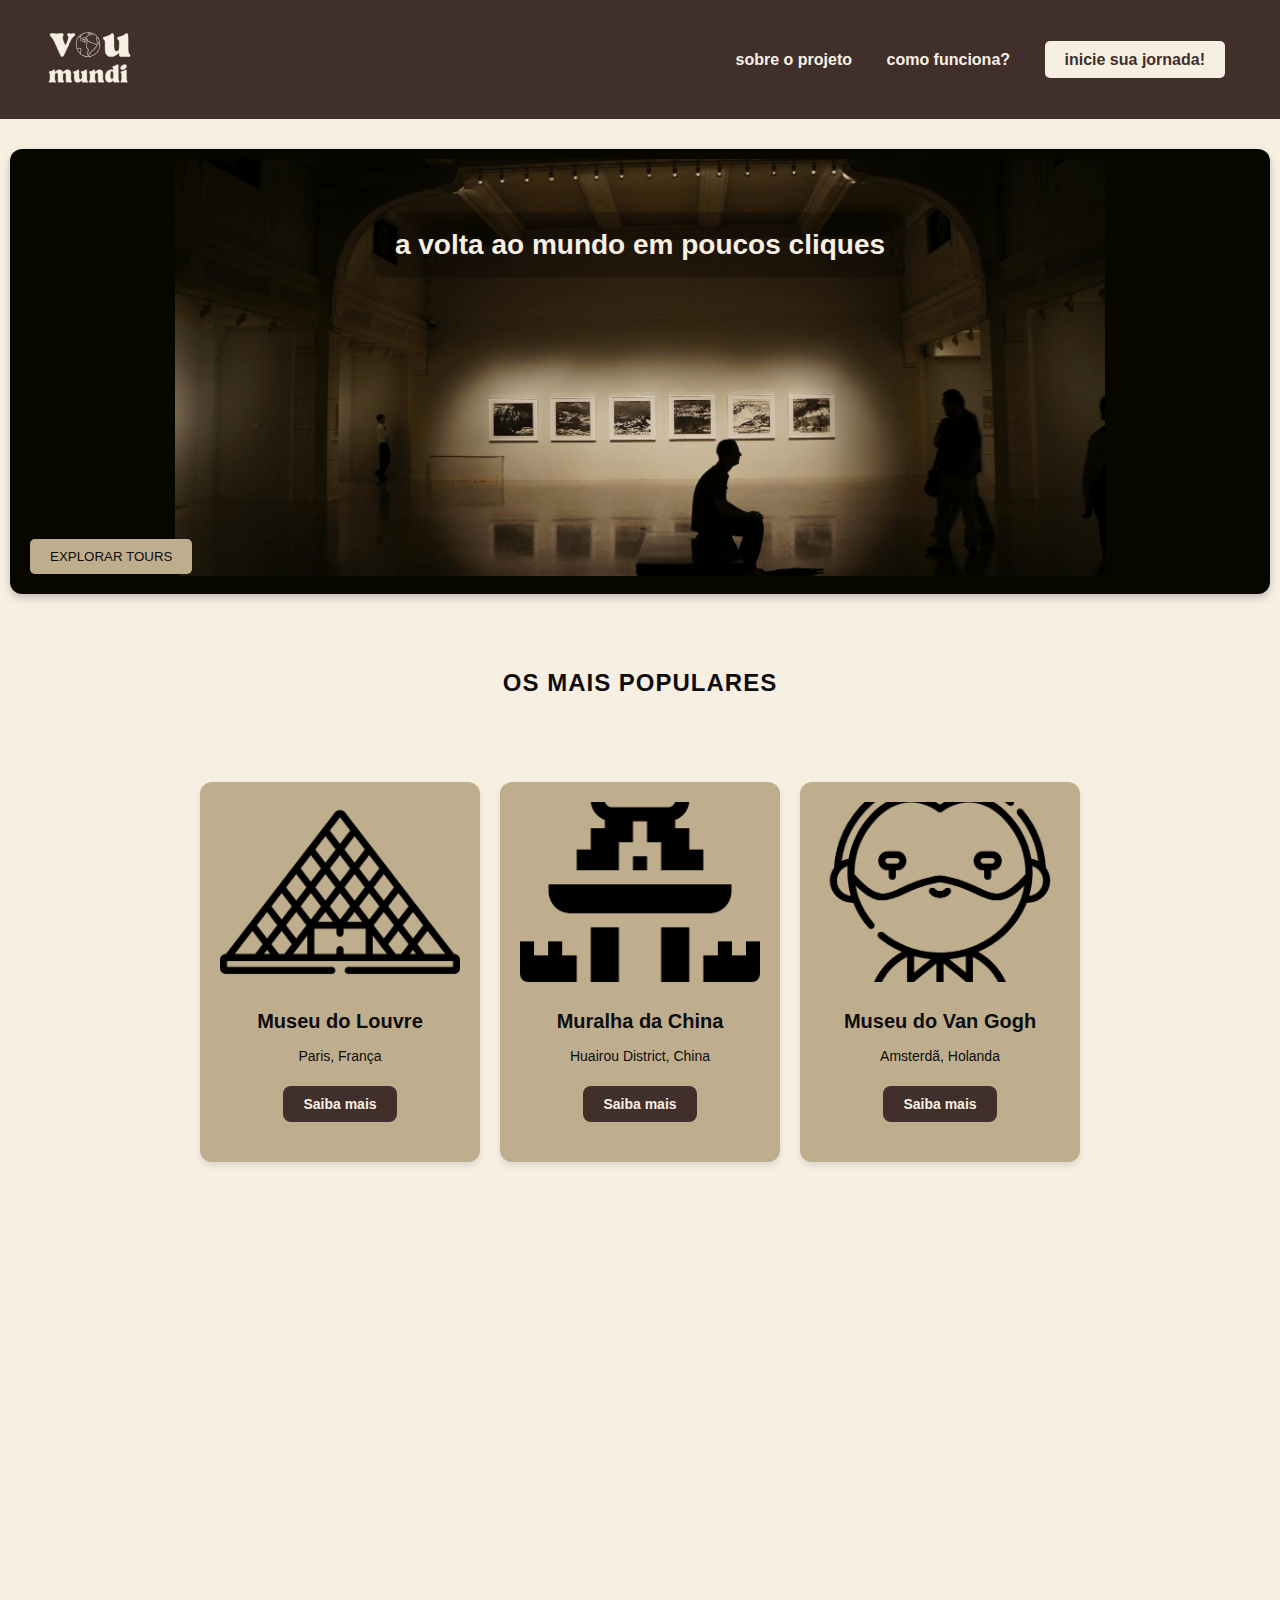
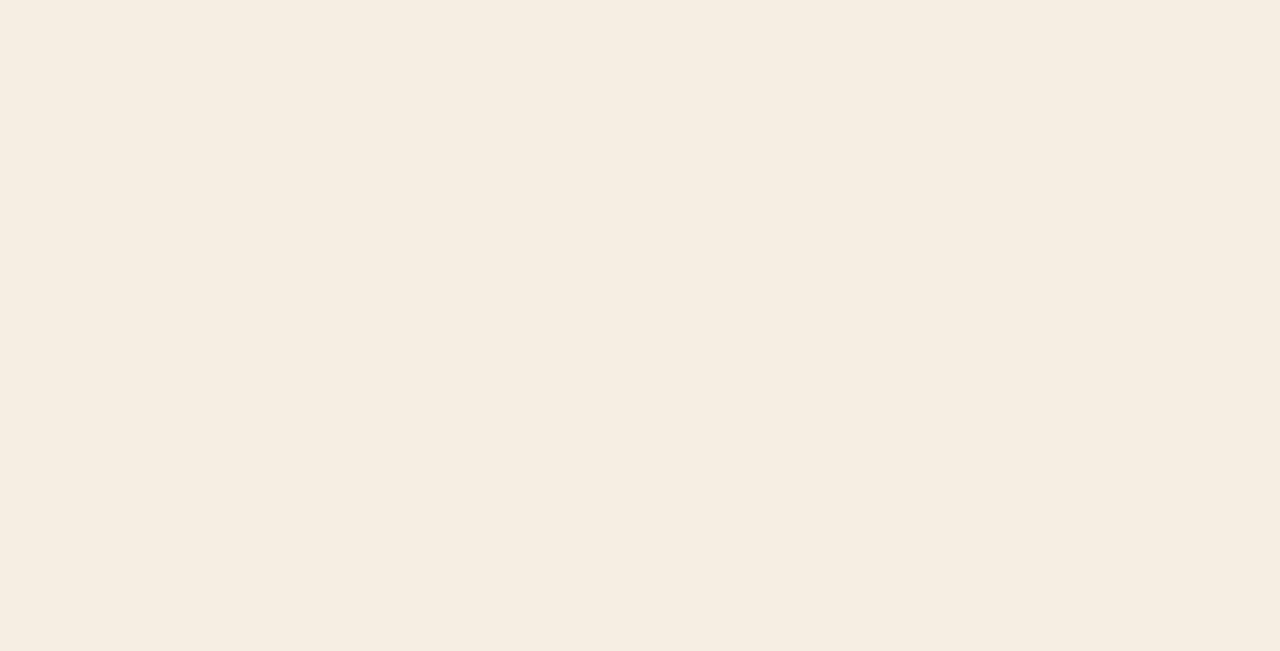
<file: codigo-fonte/index.html>
<!DOCTYPE html>
<html lang="pt-br">
<head>
    <meta charset="UTF-8">
    <meta name="viewport" content="width=device-width, initial-scale=1.0">
    <title>conhecendo o mundo</title>
    <link rel="stylesheet" href="../codigo-fonte/css/styles.css">
</head>
<body>
    <header class="header">
        <div class="logo">
            <img src="/imagens/logo.1.png" alt="">
        </div>
        <nav class="nav">
            <a href="html/sobre.html">sobre o projeto</a>
            <a href="html/como.html">como funciona?</a>
            <a href="html/cadastro.html" class="btn-cta">inicie sua jornada!</a>
        </nav>
    </header>

    <section class="hero">
        <h1 class="hidden"> a volta ao mundo em poucos cliques</h1>
        <div class="hero-image hidden">
            <div class="image-background">
            <img src="../imagens/homepage1.jpg" alt="Museu">
            <button class="btn-explore hidden">EXPLORAR TOURS</button>
        </div>
    </section>
    
    <section id="popular-tours" class="popular-tours hidden">
        <h2>os mais populares</h2>
        <div class="tour-cards">
            <div class="tour-card animate hidden">
                <img src="../imagens/louvre.png" alt="Museu do Louvre">
                <h3>Museu do Louvre</h3>
                <p>Paris, França</p>
                <button class="btn-more">Saiba mais</button>
            </div>
            <div class="tour-card animate hidden">
                <img src="../imagens/china.png" alt="Muralha da China">
                <h3>Muralha da China</h3>
                <p>Huairou District, China</p>
                <button class="btn-more">Saiba mais</button>
            </div>
            <div class="tour-card animate hidden">
                <img src="../imagens/gogh.png" alt="Museu do Van Gogh">
                <h3>Museu do Van Gogh</h3>
                <p>Amsterdã, Holanda</p>
                <button class="btn-more">Saiba mais</button>
            </div>
        </div>
    </section>

    <section class="explore-section hidden">
        <h2 class="section-title">o que você deseja conhecer hoje?</h2>
        <div class="explore-options">
            <div class="explore-item">
                <div class="icon-circle">
                    <img src="../imagens/arte.png" alt="Arte">
                </div>
                <a href="/codigo-fonte/html/arte.html" class="explore-link">arte</a>
            </div>
            <div class="explore-item">
                <div class="icon-circle">
                    <img src="../imagens/historia.png" alt="História">
                </div>
                <a href="/codigo-fonte/html/hist.html" class="explore-link">história</a>
            </div>
            <div class="explore-item">
                <div class="icon-circle">
                    <img src="../imagens/monumento.png" alt="Monumentos">
                </div>
                <a href="/codigo-fonte/html/monum.html" class="explore-link">monumentos</a>
            </div>
            <div class="explore-item">
                <div class="icon-circle">
                    <img src="../imagens/cultura.png" alt="Cultura">
                </div>
                <a href="/codigo-fonte/html/cult.html" class="explore-link">cultura</a>
            </div>
        </div>
    </section>
    

<section class="about-section hidden">
    <div class="about-content">
        <h2>um pouquinho sobre nós</h2>
        <p>
            acreditamos que a experiência de explorar o mundo deve ser acessível a todos. seja um museu renomado ou um monumento icônico, aqui você poderá explorar, aprender e se inspirar sem sair de casa. 
        </p>
        <a href="/codigo-fonte/html/sobre.html" class="btn-more">saiba mais</a>
    </div>
</section>

<footer class="footer hidden">
    <div class="footer-content">
        <!-- contato -->
        <div>
            <h3>contato</h3>
            <p>email: tour@site.com</p>
            <p>telefone: (00) 1234-5678</p>
        </div>

        <!-- redes sociais -->
        <div>
            <h3>siga-nos</h3>
            <div class="social-icons">
                <a href="#" target="_blank"><img src="../imagens/instagram.png" alt="Instagram"></a>
                <a href="#" target="_blank"><img src="../imagens/twitter.png" alt="Twitter"></a>
                <a href="#" target="_blank"><img src="../imagens/linkedin.png" alt="LinkedIn"></a>
            </div>
        </div>

        <!-- newsletter -->
        <div>
            <h3>Newsletter</h3>
            <form class="newsletter-form">
                <p>
                    fique por dentro de mais viagens, histórias e vida!
                </p>
                <input type="email" placeholder="Seu email" required>
                <button type="submit">Inscrever-se</button>
            </form>
        </div>
    </div>
    <div class="footer-bottom">
        &copy; 2024 | Todos os direitos reservados.
    </div>
</footer>


    <script src="../codigo-fonte/js/script.js"></script>
</body>
</html>
</file>
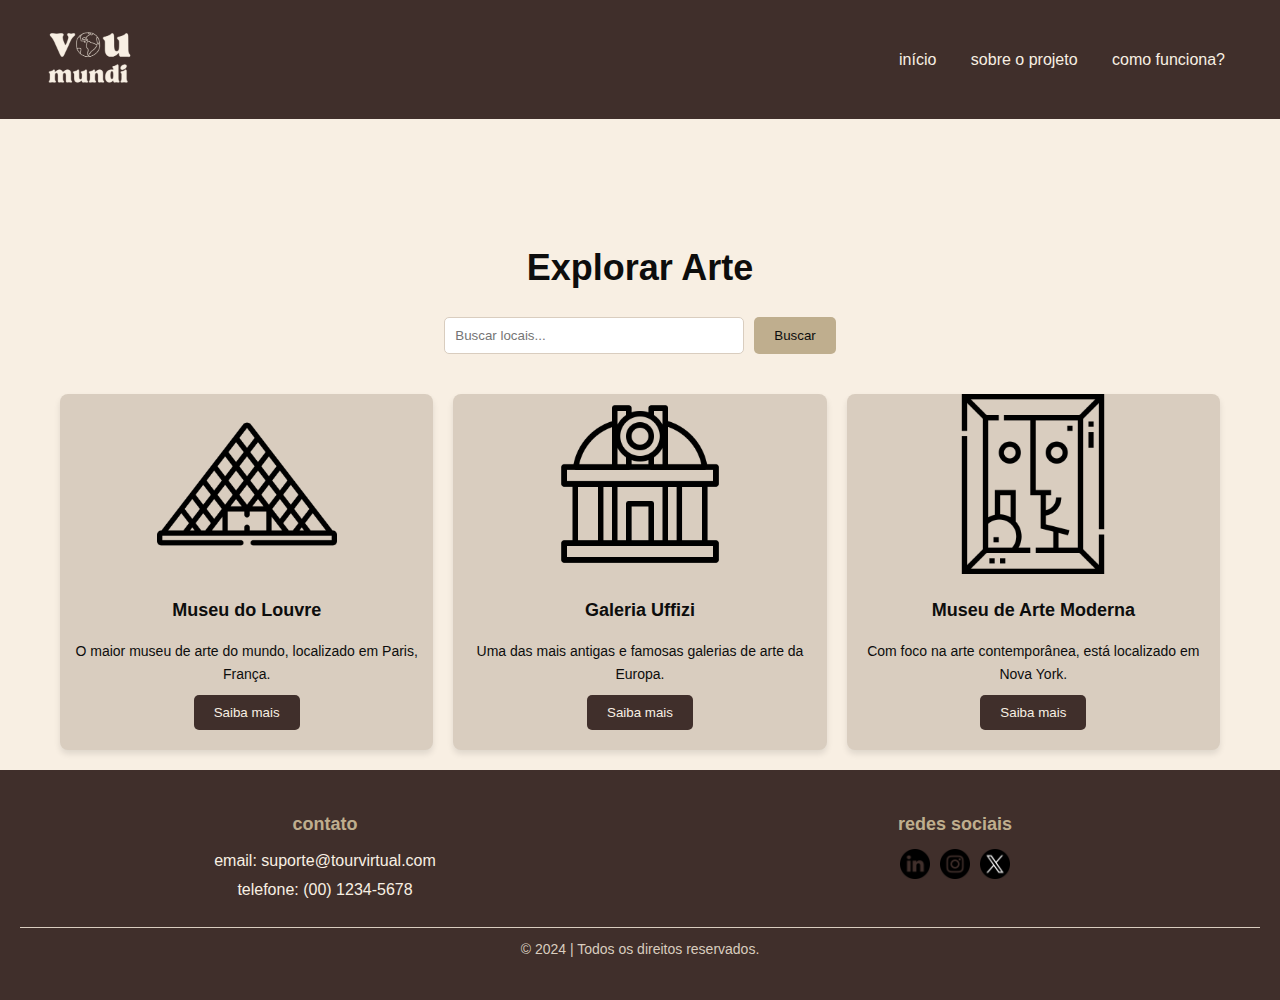
<file: codigo-fonte/html/arte.html>
<!DOCTYPE html>
<html lang="en">
<head>
    <meta charset="UTF-8">
    <meta name="viewport" content="width=device-width, initial-scale=1.0">
    <title>Explorar Arte</title>
    <link rel="stylesheet" href="/codigo-fonte/css/paginas.css">
</head>
<body class="hidden">
    <header class="header hidden">
        <div class="logo">
            <img src="/imagens/logo.1.png" alt="">
        </div>
        <nav class="nav">
            <a href="/codigo-fonte/index.html">início</a>
            <a href="sobre.html">sobre o projeto</a>
            <a href="como.html">como funciona?</a>
        </nav>
    </header>

    <main class="category-page hidden">
        <h1 class="category-title hidden">Explorar Arte</h1>

        <!-- Barra de Busca -->
        <div class="search-bar hidden">
            <input type="text" placeholder="Buscar locais..." id="search-input">
            <button id="search-btn">Buscar</button>
        </div>

        <!-- Grid de Locais -->
        <div class="category-grid hidden">
            <div class="card hidden">
                <img src="/imagens/louvre.png" alt="Museu do Louvre">
                <h3>Museu do Louvre</h3>
                <p>O maior museu de arte do mundo, localizado em Paris, França.</p>
                <button class="btn-more">Saiba mais</button>
            </div>

            <div class="card hidden">
                <img src="/imagens/uffizi.png" alt="Galeria Uffizi">
                <h3>Galeria Uffizi</h3>
                <p>Uma das mais antigas e famosas galerias de arte da Europa.</p>
                <button class="btn-more">Saiba mais</button>
            </div>

            <div class="card hidden">
                <img src="/imagens/moderna.png" alt="Museu de Arte Moderna">
                <h3>Museu de Arte Moderna</h3>
                <p>Com foco na arte contemporânea, está localizado em Nova York.</p>
                <button class="btn-more">Saiba mais</button>
            </div>
        </div>
    </main>

    <footer class="footer hidden">
        <div class="footer-content">
            <div>
                <h3>contato</h3>
                <p>email: suporte@tourvirtual.com</p>
                <p>telefone: (00) 1234-5678</p>
            </div>
            <div>
                <h3>redes sociais</h3>
                <div class="social-icons">
                    <a href="#"><img src="/imagens/linkedin.png" alt="LinkedIn"></a>
                    <a href="#"><img src="/imagens/instagram.png" alt="Instagram"></a>
                    <a href="#"><img src="/imagens/twitter.png" alt="Twitter"></a>
                </div>
            </div>
        </div>
        <div class="footer-bottom">
            &copy; 2024 | Todos os direitos reservados.
        </div>
    </footer>

    <script src="../js/script.js"></script>
</body>
</html>
</file>
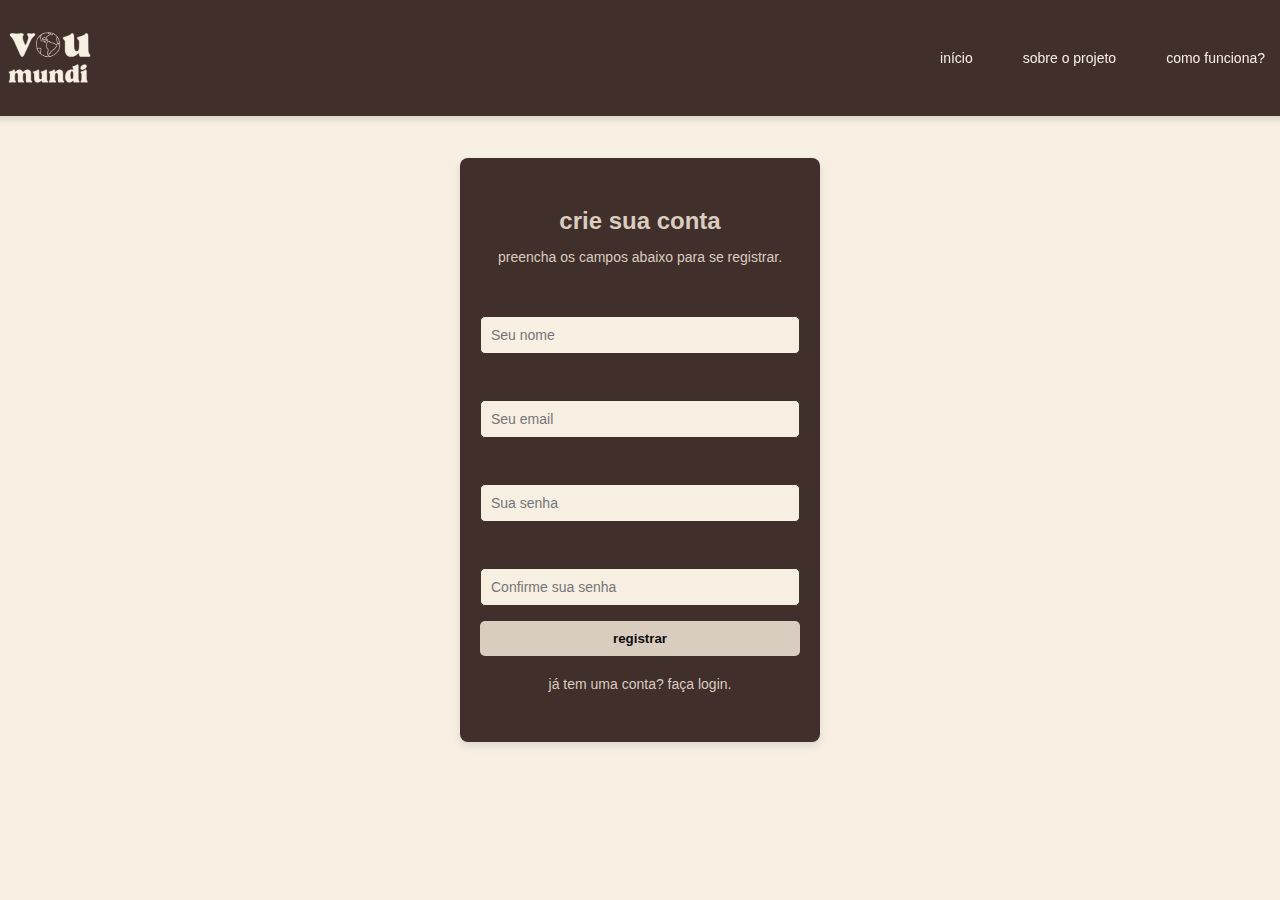
<file: codigo-fonte/html/cadastro.html>
<!DOCTYPE html>
<html lang="pt-br">
<head>
    <meta charset="UTF-8">
    <meta name="viewport" content="width=device-width, initial-scale=1.0">
    <title>Criar Conta</title>
    <link rel="stylesheet" href="/codigo-fonte/css/cadastro.css">
</head>
<body>
    <header class="header">
        <div class="logo">
            <img src="/imagens/logo.1.png" alt="">
        </div>
        <nav class="nav">
            <a href="/codigo-fonte/index.html">início</a>
            <a href="sobre.html">sobre o projeto</a>
            <a href="como.html">como funciona?</a>
        </nav>
    </header>

    <div class="register-container">
        <div class="register-box">
            <h2>crie sua conta</h2>
            <p>preencha os campos abaixo para se registrar.</p>

            <form id="registerForm">
                <label for="name">nome completo</label>
                <input type="text" id="name" placeholder="Seu nome" required>

                <label for="email">email</label>
                <input type="email" id="email" placeholder="Seu email" required>

                <label for="password">senha</label>
                <input type="password" id="password" placeholder="Sua senha" required>

                <label for="confirm-password">confirme sua senha</label>
                <input type="password" id="confirm-password" placeholder="Confirme sua senha" required>

                <button type="submit" class="btn-primary">registrar</button>
            </form>

            <p id="message"></p>
            <p>já tem uma conta? <a href="login.html" class="switch-to-login">faça login</a>.</p>
        </div>
    </div>

    <script src="/codigo-fonte/js/cadastro.js"></script>
</body>
</html>
</file>
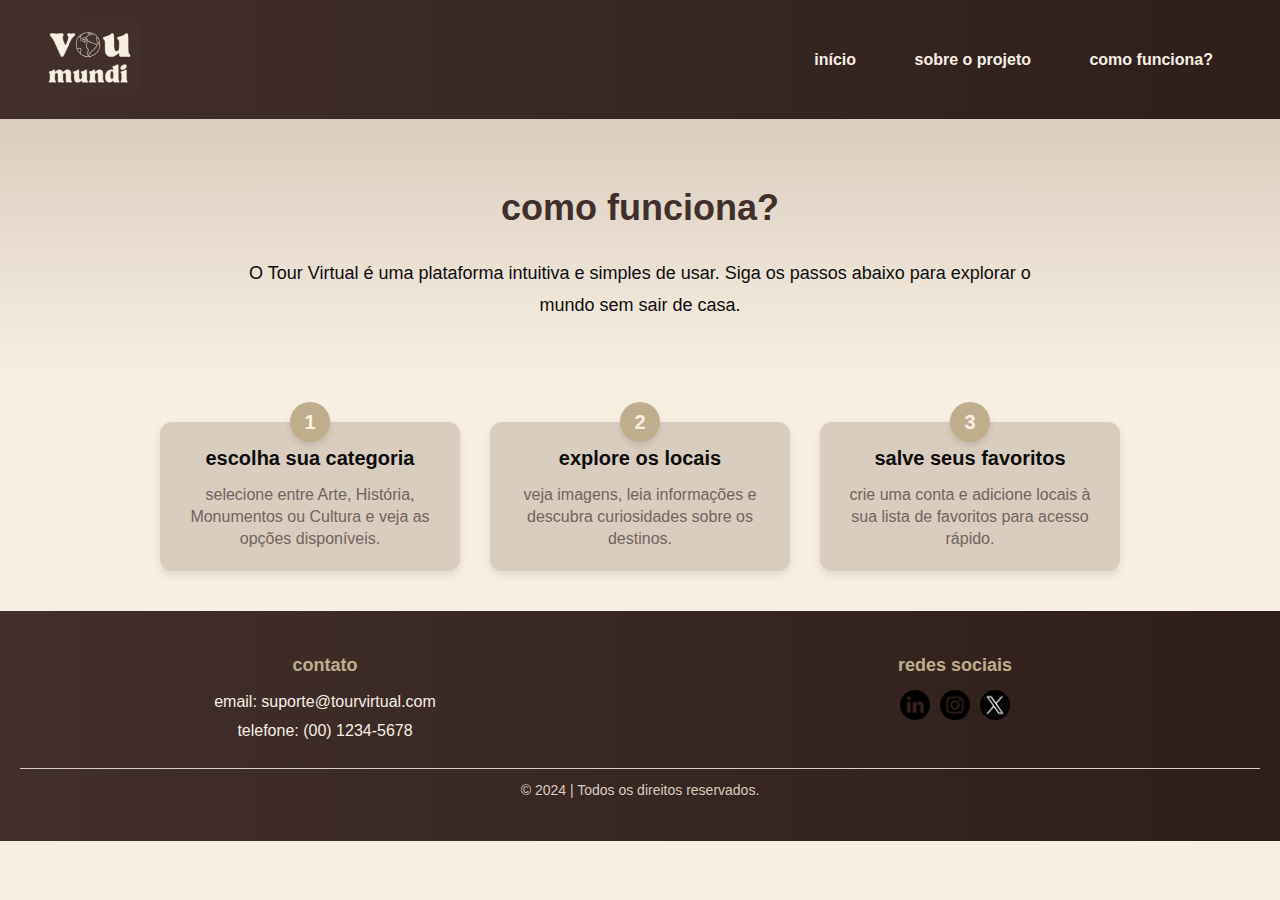
<file: codigo-fonte/html/como.html>
<!DOCTYPE html>
<html lang="en">
<head>
    <meta charset="UTF-8">
    <meta name="viewport" content="width=device-width, initial-scale=1.0">
    <title>Como Funciona?</title>
    <link rel="stylesheet" href="/codigo-fonte/css/como.css">
</head>
<body>
    <header class="header hidden">
        <div class="logo">
            <img src="/imagens/logo.1.png" alt="">
        </div>
        <nav class="nav">
            <a href="/codigo-fonte/index.html">início</a>
            <a href="sobre.html">sobre o projeto</a>
            <a href="como.html">como funciona?</a>
        </nav>
    </header>

    <main class="how-it-works">
        <section class="intro hidden">
            <h1>como funciona?</h1>
            <p>
                O Tour Virtual é uma plataforma intuitiva e simples de usar. Siga os passos abaixo para explorar o mundo sem sair de casa.
            </p>
        </section>

        <section class="steps hidden">
            <div class="step-card hidden">
                <span class="step-number">1</span>
                <h3>escolha sua categoria</h3>
                <p>selecione entre Arte, História, Monumentos ou Cultura e veja as opções disponíveis.</p>
            </div>

            <div class="step-card hidden">
                <span class="step-number">2</span>
                <h3>explore os locais</h3>
                <p>veja imagens, leia informações e descubra curiosidades sobre os destinos.</p>
            </div>

            <div class="step-card hidden">
                <span class="step-number">3</span>
                <h3>salve seus favoritos</h3>
                <p>crie uma conta e adicione locais à sua lista de favoritos para acesso rápido.</p>
            </div>
        </section>
    </main>

    <footer class="footer hidden">
        <div class="footer-content">
            <div>
                <h3>contato</h3>
                <p>email: suporte@tourvirtual.com</p>
                <p>telefone: (00) 1234-5678</p>
            </div>
            <div>
                <h3>redes sociais</h3>
                <div class="social-icons">
                    <a href="#"><img src="/imagens/linkedin.png" alt="LinkedIn"></a>
                    <a href="#"><img src="/imagens/instagram.png" alt="Instagram"></a>
                    <a href="#"><img src="/imagens/twitter.png" alt="Twitter"></a>
                </div>
            </div>
        </div>
        <div class="footer-bottom">
            &copy; 2024 | Todos os direitos reservados.
        </div>
    </footer>

    <script src="/codigo-fonte/js/script.js"></script>
</body>
</html>
</file>
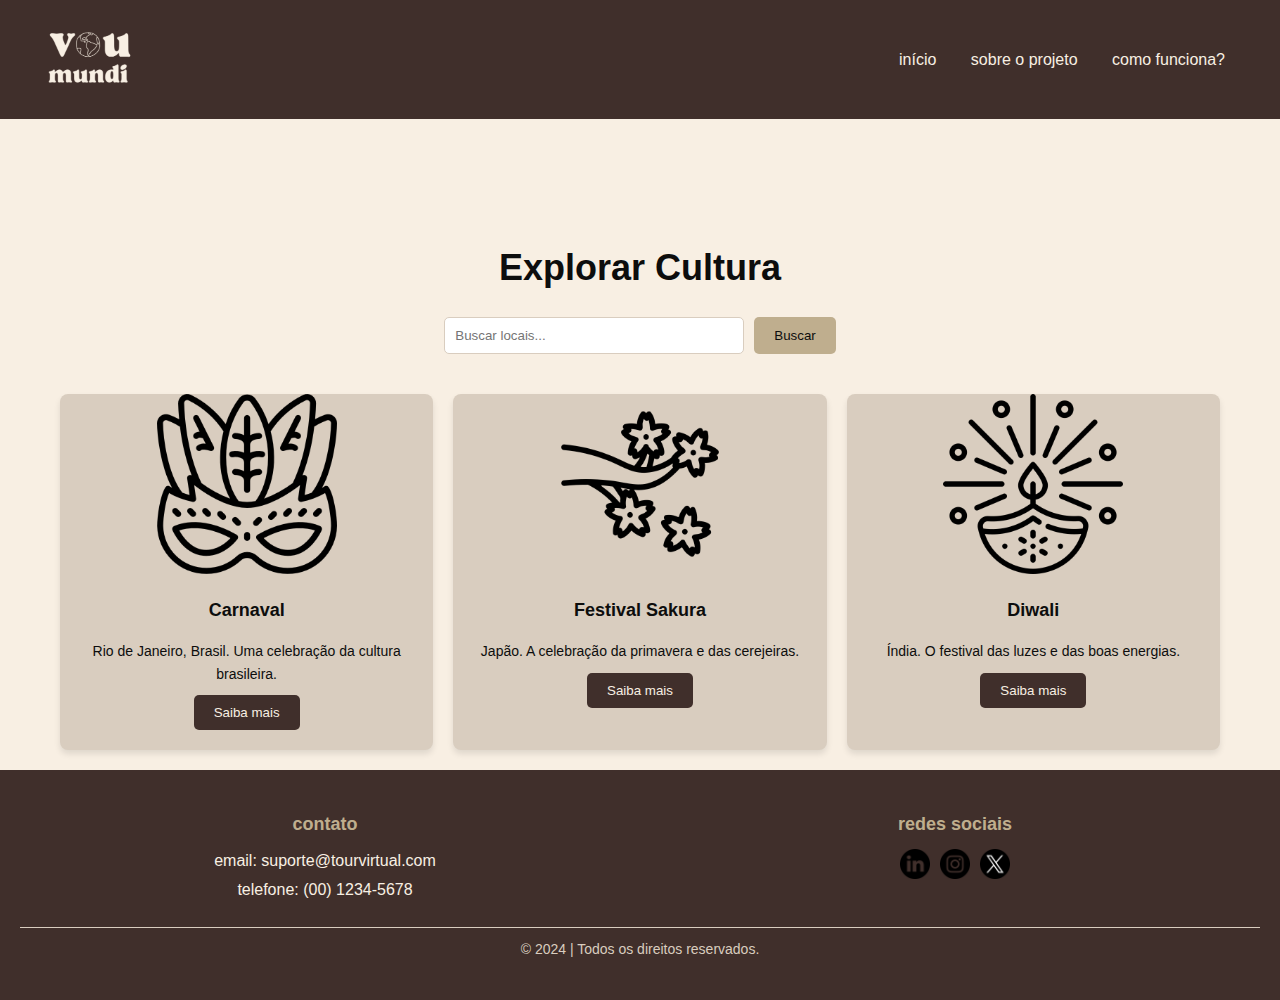
<file: codigo-fonte/html/cult.html>
<!DOCTYPE html>
<html lang="en">
<head>
    <meta charset="UTF-8">
    <meta name="viewport" content="width=device-width, initial-scale=1.0">
    <title>Explorar Cultura</title>
    <link rel="stylesheet" href="/codigo-fonte/css/paginas.css">
</head>
<body>
    <header class="header hidden">
        <div class="logo">
            <img src="/imagens/logo.1.png" alt="">
        </div>
        <nav class="nav">
            <a href="/codigo-fonte/index.html">início</a>
            <a href="sobre.html">sobre o projeto</a>
            <a href="como.html">como funciona?</a>
        </nav>
    </header>

    <main class="category-page hidden">
        <h1 class="category-title hidden">Explorar Cultura</h1>

        <!-- Barra de Busca -->
        <div class="search-bar hidden">
            <input type="text" placeholder="Buscar locais..." id="search-input">
            <button id="search-btn">Buscar</button>
        </div>

        <!-- Grid de Locais -->
        <div class="category-grid hidden">
            <div class="card hidden">
                <img src="/imagens/carnaval.png" alt="Carnaval">
                <h3>Carnaval</h3>
                <p>Rio de Janeiro, Brasil. Uma celebração da cultura brasileira.</p>
                <button class="btn-more">Saiba mais</button>
            </div>

            <div class="card hidden">
                <img src="/imagens/sakura.png" alt="Festival Sakura">
                <h3>Festival Sakura</h3>
                <p>Japão. A celebração da primavera e das cerejeiras.</p>
                <button class="btn-more">Saiba mais</button>
            </div>

            <div class="card hidden">
                <img src="/imagens/diwali.png" alt="Diwali">
                <h3>Diwali</h3>
                <p>Índia. O festival das luzes e das boas energias.</p>
                <button class="btn-more">Saiba mais</button>
            </div>
        </div>
    </main>

    <footer class="footer hidden">
        <div class="footer-content">
            <div>
                <h3>contato</h3>
                <p>email: suporte@tourvirtual.com</p>
                <p>telefone: (00) 1234-5678</p>
            </div>
            <div>
                <h3>redes sociais</h3>
                <div class="social-icons">
                    <a href="#"><img src="/imagens/linkedin.png" alt="LinkedIn"></a>
                    <a href="#"><img src="/imagens/instagram.png" alt="Instagram"></a>
                    <a href="#"><img src="/imagens/twitter.png" alt="Twitter"></a>
                </div>
            </div>
        </div>
        <div class="footer-bottom">
            &copy; 2024 | Todos os direitos reservados.
        </div>
    </footer>

    <script src="../js/script.js"></script>
</body>
</html>
</file>
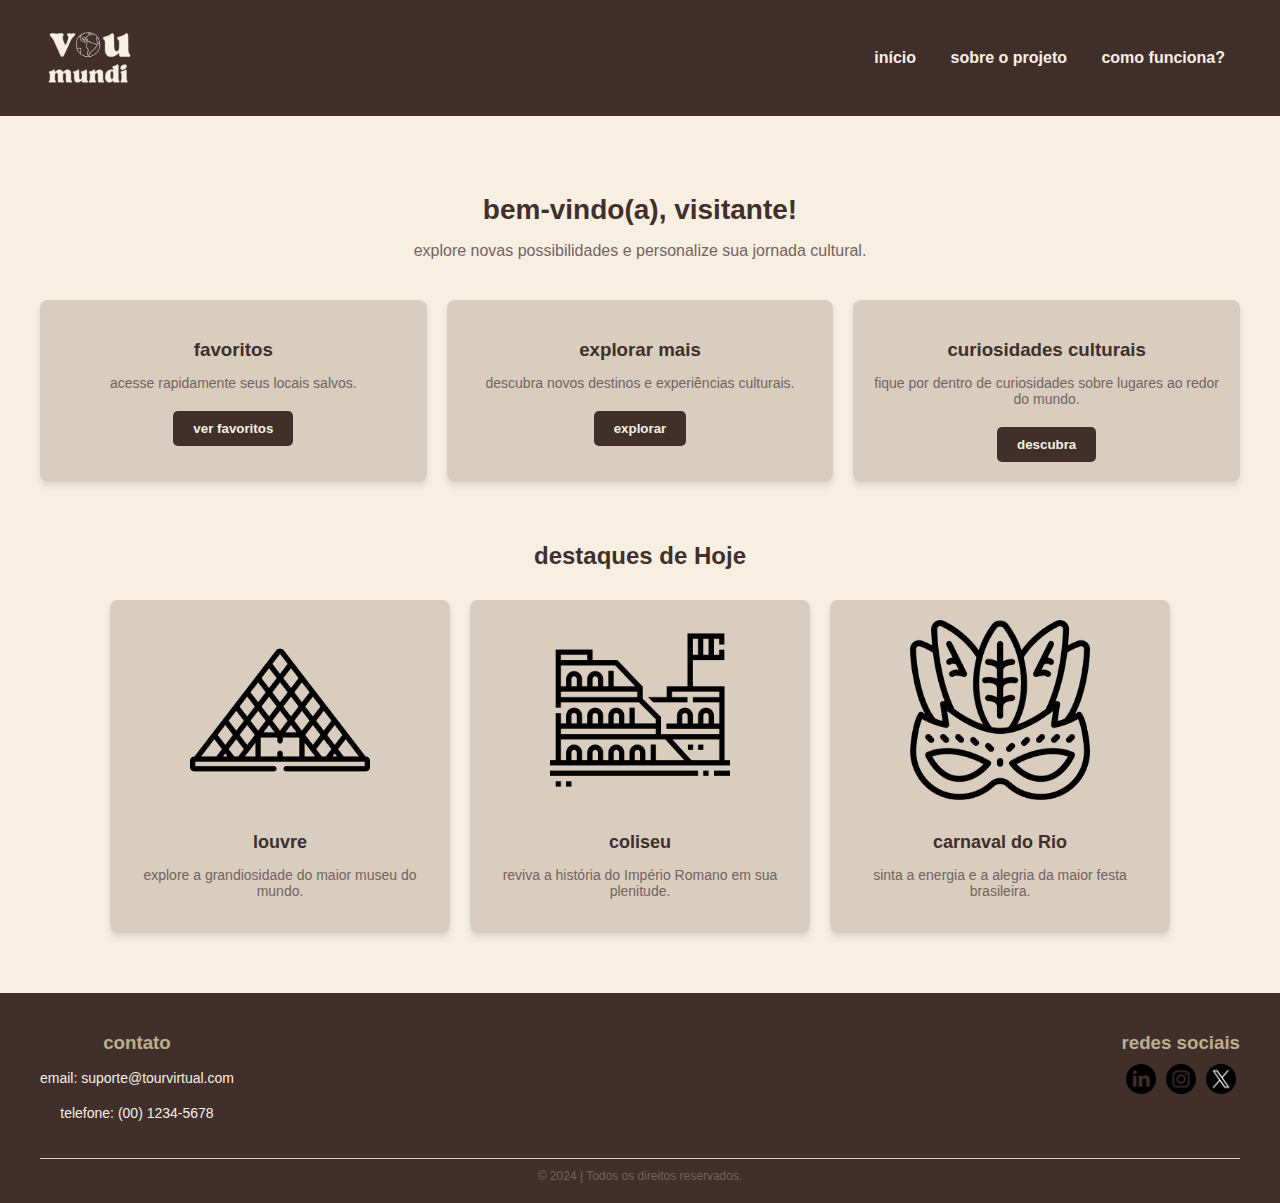
<file: codigo-fonte/html/dashboard.html>
<!DOCTYPE html>
<html lang="en">
<head>
    <meta charset="UTF-8">
    <meta name="viewport" content="width=device-width, initial-scale=1.0">
    <title>Dashboard</title>
    <link rel="stylesheet" href="/codigo-fonte/css/dashboard.css">
</head>
<body>
    <header class="header">
        <div class="logo">
            <img src="/imagens/logo.1.png" alt="Logo">
        </div>
        <nav class="nav">
            <a href="/codigo-fonte/html/dashboard.html">início</a>
            <a href="sobre.html">sobre o projeto</a>
            <a href="como.html">como funciona?</a>
        </nav>
    </header>

    <main class="dashboard">
        <section class="welcome">
            <h1 id="welcomeMessage">bem-vindo(a), visitante!</h1>
            <p>explore novas possibilidades e personalize sua jornada cultural.</p>
        </section>

        <section class="cards">
            <div class="card">
                <h3>favoritos</h3>
                <p>acesse rapidamente seus locais salvos.</p>
                <button onclick="window.location.href='favorites.html'">ver favoritos</button>
            </div>

            <div class="card">
                <h3>explorar mais</h3>
                <p>descubra novos destinos e experiências culturais.</p>
                <button onclick="window.location.href='explore.html'">explorar</button>
            </div>

            <div class="card">
                <h3>curiosidades culturais</h3>
                <p>fique por dentro de curiosidades sobre lugares ao redor do mundo.</p>
                <button onclick="window.location.href='curiosidades.html'">descubra</button>
            </div>
        </section>

        <section class="highlights">
            <h2>destaques de Hoje</h2>
            <div class="highlight-list">
                <div class="highlight-item">
                    <img src="/imagens/louvre.png" alt="Destaque 1">
                    <h3>louvre</h3>
                    <p>explore a grandiosidade do maior museu do mundo.</p>
                </div>

                <div class="highlight-item">
                    <img src="/imagens/coloseu.png" alt="Destaque 2">
                    <h3>coliseu</h3>
                    <p>reviva a história do Império Romano em sua plenitude.</p>
                </div>

                <div class="highlight-item">
                    <img src="/imagens/carnaval.png" alt="Destaque 3">
                    <h3>carnaval do Rio</h3>
                    <p>sinta a energia e a alegria da maior festa brasileira.</p>
                </div>
            </div>
        </section>
    </main>

    <footer class="footer">
        <div class="footer-content">
            <div>
                <h3>contato</h3>
                <p>email: suporte@tourvirtual.com</p>
                <p>telefone: (00) 1234-5678</p>
            </div>
            <div>
                <h3>redes sociais</h3>
                <div class="social-icons">
                    <a href="#"><img src="/imagens/linkedin.png" alt="LinkedIn"></a>
                    <a href="#"><img src="/imagens/instagram.png" alt="Instagram"></a>
                    <a href="#"><img src="/imagens/twitter.png" alt="Twitter"></a>
                </div>
            </div>
        </div>
        <div class="footer-bottom">
            &copy; 2024 | Todos os direitos reservados.
        </div>
    </footer>

    <script src="/codigo-fonte/js/script.js"></script>
    <script src="/codigo-fonte/js/dashboard.js"></script>
</body>
</html>
</file>
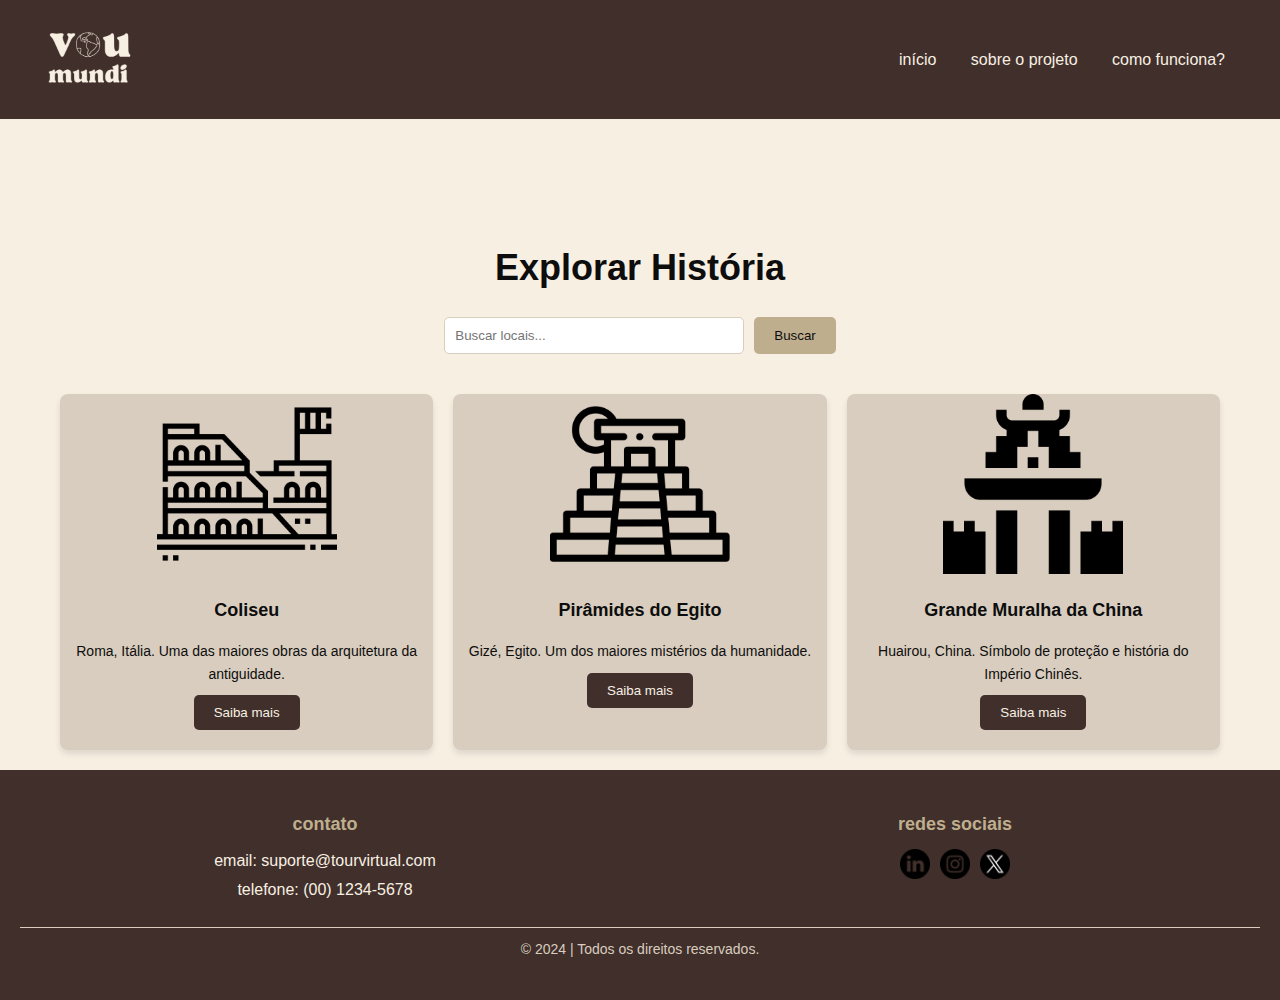
<file: codigo-fonte/html/hist.html>
<!DOCTYPE html>
<html lang="en">
<head>
    <meta charset="UTF-8">
    <meta name="viewport" content="width=device-width, initial-scale=1.0">
    <title>Explorar História</title>
    <link rel="stylesheet" href="/codigo-fonte/css/paginas.css">
</head>
<body>
    <header class="header hidden">
        <div class="logo">
            <img src="/imagens/logo.1.png" alt="">
        </div>
        <nav class="nav">
            <a href="/codigo-fonte/index.html">início</a>
            <a href="sobre.html">sobre o projeto</a>
            <a href="como.html">como funciona?</a>
        </nav>
    </header>

    <main class="category-page hidden">
        <h1 class="category-title hidden">Explorar História</h1>

        <!-- Barra de Busca -->
        <div class="search-bar hidden">
            <input type="text" placeholder="Buscar locais..." id="search-input">
            <button id="search-btn">Buscar</button>
        </div>

        <!-- Grid de Locais -->
        <div class="category-grid hidden">
            <div class="card hidden">
                <img src="/imagens/coloseu.png" alt="Coliseu">
                <h3>Coliseu</h3>
                <p>Roma, Itália. Uma das maiores obras da arquitetura da antiguidade.</p>
                <button class="btn-more">Saiba mais</button>
            </div>

            <div class="card hidden">
                <img src="/imagens/egito.png" alt="Pirâmides do Egito">
                <h3>Pirâmides do Egito</h3>
                <p>Gizé, Egito. Um dos maiores mistérios da humanidade.</p>
                <button class="btn-more">Saiba mais</button>
            </div>

            <div class="card hidden">
                <img src="/imagens/china.png" alt="Grande Muralha da China">
                <h3>Grande Muralha da China</h3>
                <p>Huairou, China. Símbolo de proteção e história do Império Chinês.</p>
                <button class="btn-more">Saiba mais</button>
            </div>
        </div>
    </main>

    <footer class="footer hidden">
        <div class="footer-content">
            <div>
                <h3>contato</h3>
                <p>email: suporte@tourvirtual.com</p>
                <p>telefone: (00) 1234-5678</p>
            </div>
            <div>
                <h3>redes sociais</h3>
                <div class="social-icons">
                    <a href="#"><img src="/imagens/linkedin.png" alt="LinkedIn"></a>
                    <a href="#"><img src="/imagens/instagram.png" alt="Instagram"></a>
                    <a href="#"><img src="/imagens/twitter.png" alt="Twitter"></a>
                </div>
            </div>
        </div>
        <div class="footer-bottom">
            &copy; 2024 | Todos os direitos reservados.
        </div>
    </footer>

    <script src="../js/script.js"></script>
</body>
</html>
</file>
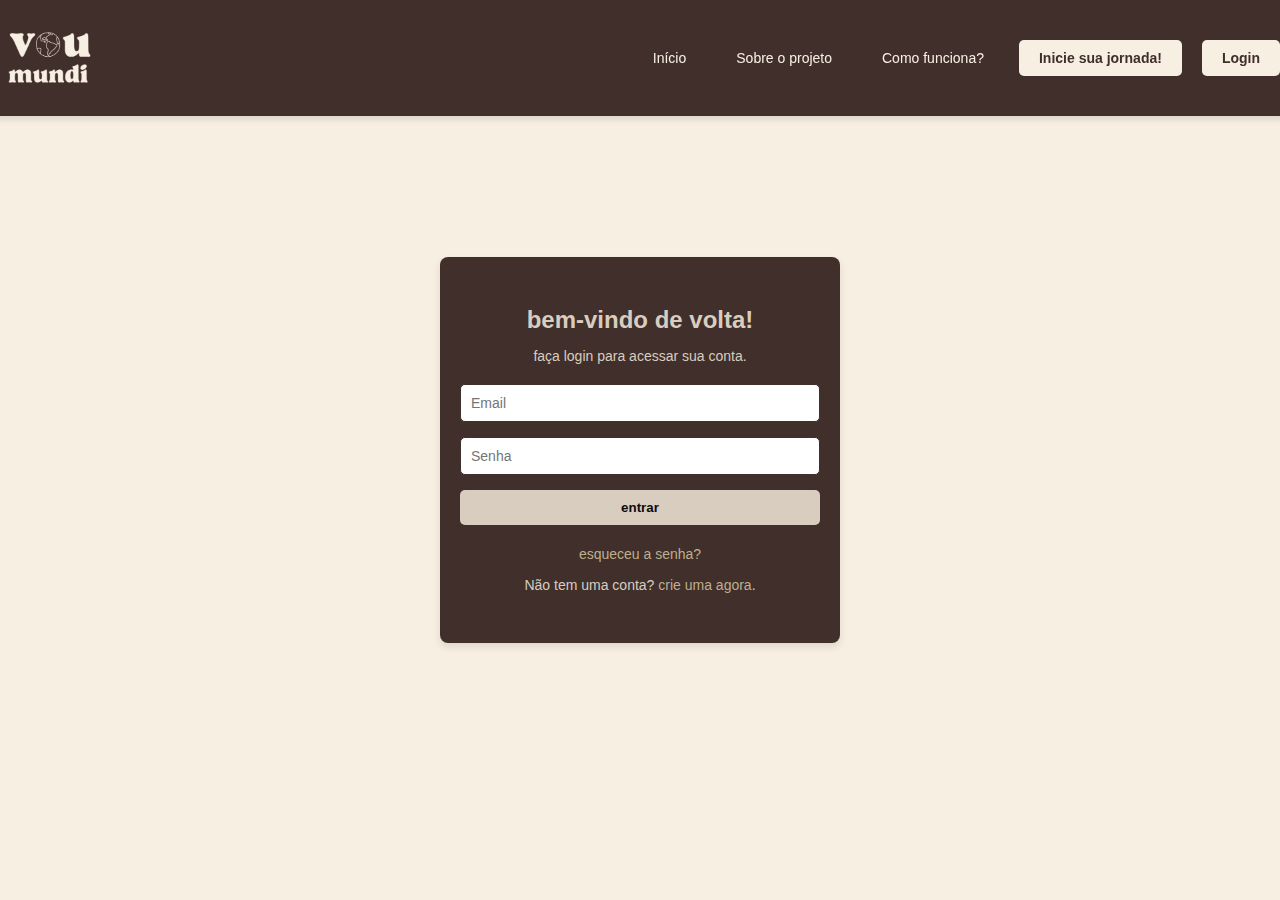
<file: codigo-fonte/html/login.html>
<!DOCTYPE html>
<html lang="pt-br">
<head>
    <meta charset="UTF-8">
    <meta name="viewport" content="width=device-width, initial-scale=1.0">
    <title>Login</title>
    <link rel="stylesheet" href="/codigo-fonte/css/login.css">
</head>
<body>
    <header class="header">
        <div class="logo">
            <img src="/imagens/logo.1.png" alt="Logo do Tour Virtual">
        </div>
        <nav class="nav">
            <a href="/codigo-fonte/index.html">Início</a>
            <a href="sobre.html">Sobre o projeto</a>
            <a href="como.html">Como funciona?</a>
            <a href="cadastro.html" class="btn-cta">Inicie sua jornada!</a>
            <a href="login.html" class="btn-cta">Login</a>
        </nav>
    </header>

    <div class="auth-container">
        <div class="auth-box">
            <!-- Login -->
            <div class="auth-login">
                <h2>bem-vindo de volta!</h2>
                <p>faça login para acessar sua conta.</p>

                <form id="loginForm">
                    <input type="email" id="loginEmail" placeholder="Email" required>
                    <input type="password" id="loginPassword" placeholder="Senha" required>
                    <button type="submit" class="btn-primary">entrar</button>
                </form>

                <p id="loginMessage"></p>
                <a href="#" class="forgot-password">esqueceu a senha?</a>
                <p>Não tem uma conta? <a href="cadastro.html">crie uma agora</a>.</p>
            </div>
        </div>
    </div>

    <script src="/codigo-fonte/js/login.js"></script>
</body>
</html>
</file>
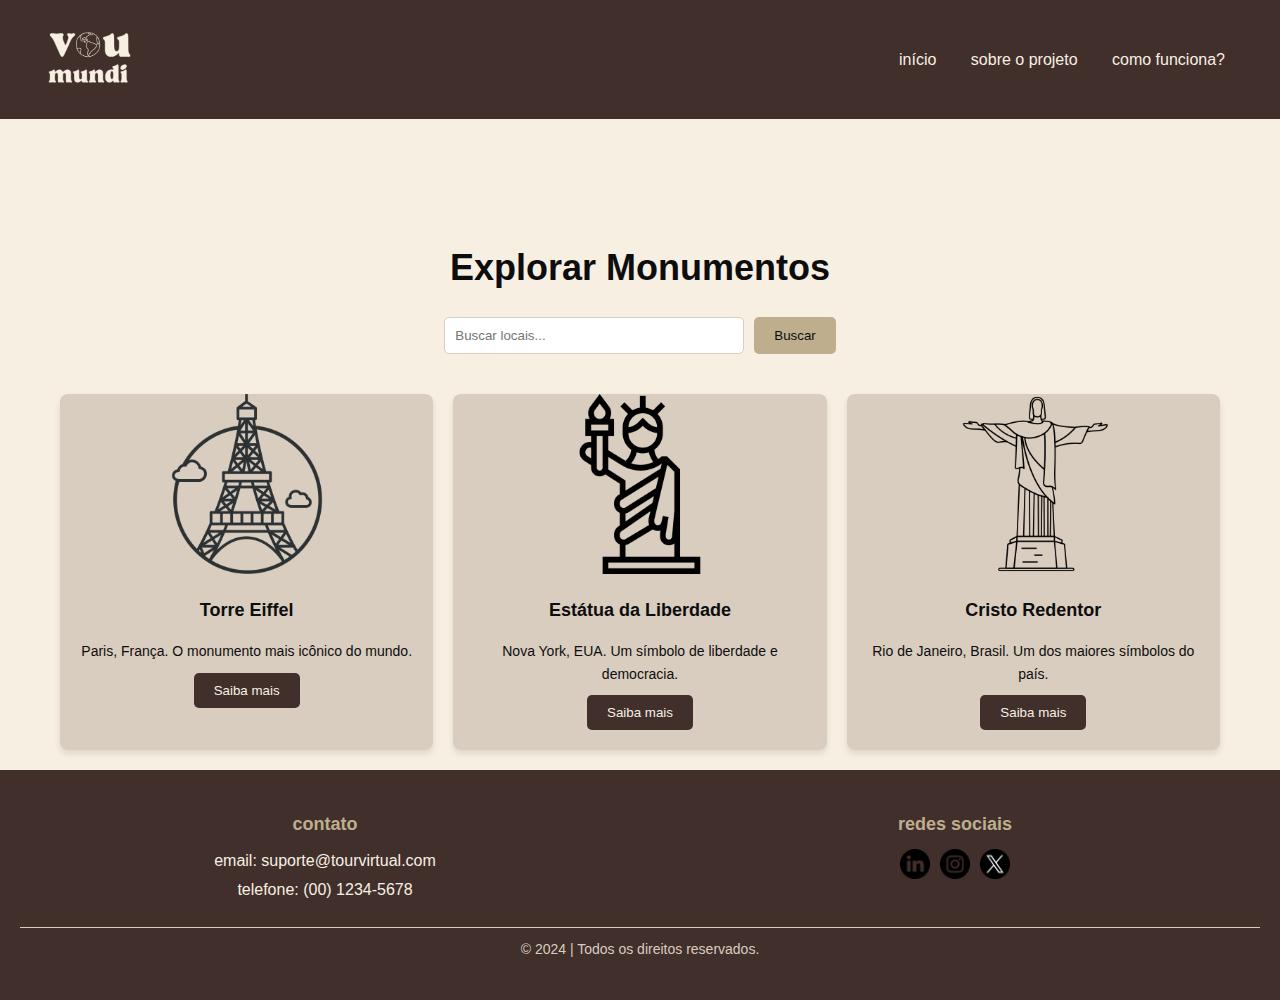
<file: codigo-fonte/html/monum.html>
<!DOCTYPE html>
<html lang="en">
<head>
    <meta charset="UTF-8">
    <meta name="viewport" content="width=device-width, initial-scale=1.0">
    <title>Explorar Monumentos</title>
    <link rel="stylesheet" href="/codigo-fonte/css/paginas.css">
</head>
<body>
    <header class="header hidden">
        <div class="logo">
            <img src="/imagens/logo.1.png" alt="">
        </div>
        <nav class="nav">
            <a href="/codigo-fonte/index.html">início</a>
            <a href="sobre.html">sobre o projeto</a>
            <a href="como.html">como funciona?</a>
        </nav>
    </header>

    <main class="category-page hidden">
        <h1 class="category-title hidden">Explorar Monumentos</h1>

        <!-- Barra de Busca -->
        <div class="search-bar hidden">
            <input type="text" placeholder="Buscar locais..." id="search-input">
            <button id="search-btn">Buscar</button>
        </div>

        <!-- Grid de Locais -->
        <div class="category-grid hidden">
            <div class="card hidden">
                <img src="/imagens/torre.png" alt="Torre Eiffel">
                <h3>Torre Eiffel</h3>
                <p>Paris, França. O monumento mais icônico do mundo.</p>
                <button class="btn-more">Saiba mais</button>
            </div>

            <div class="card hidden">
                <img src="/imagens/estatua.png" alt="Estátua da Liberdade">
                <h3>Estátua da Liberdade</h3>
                <p>Nova York, EUA. Um símbolo de liberdade e democracia.</p>
                <button class="btn-more">Saiba mais</button>
            </div>

            <div class="card hidden">
                <img src="/imagens/cristo.png" alt="Cristo Redentor">
                <h3>Cristo Redentor</h3>
                <p>Rio de Janeiro, Brasil. Um dos maiores símbolos do país.</p>
                <button class="btn-more">Saiba mais</button>
            </div>
        </div>
    </main>

    <footer class="footer hidden">
        <div class="footer-content">
            <div>
                <h3>contato</h3>
                <p>email: suporte@tourvirtual.com</p>
                <p>telefone: (00) 1234-5678</p>
            </div>
            <div>
                <h3>redes sociais</h3>
                <div class="social-icons">
                    <a href="#"><img src="/imagens/linkedin.png" alt="LinkedIn"></a>
                    <a href="#"><img src="/imagens/instagram.png" alt="Instagram"></a>
                    <a href="#"><img src="/imagens/twitter.png" alt="Twitter"></a>
                </div>
            </div>
        </div>
        <div class="footer-bottom">
            &copy; 2024 | Todos os direitos reservados.
        </div>
    </footer>

    <script src="../js/script.js"></script>
</body>
</html>
</file>
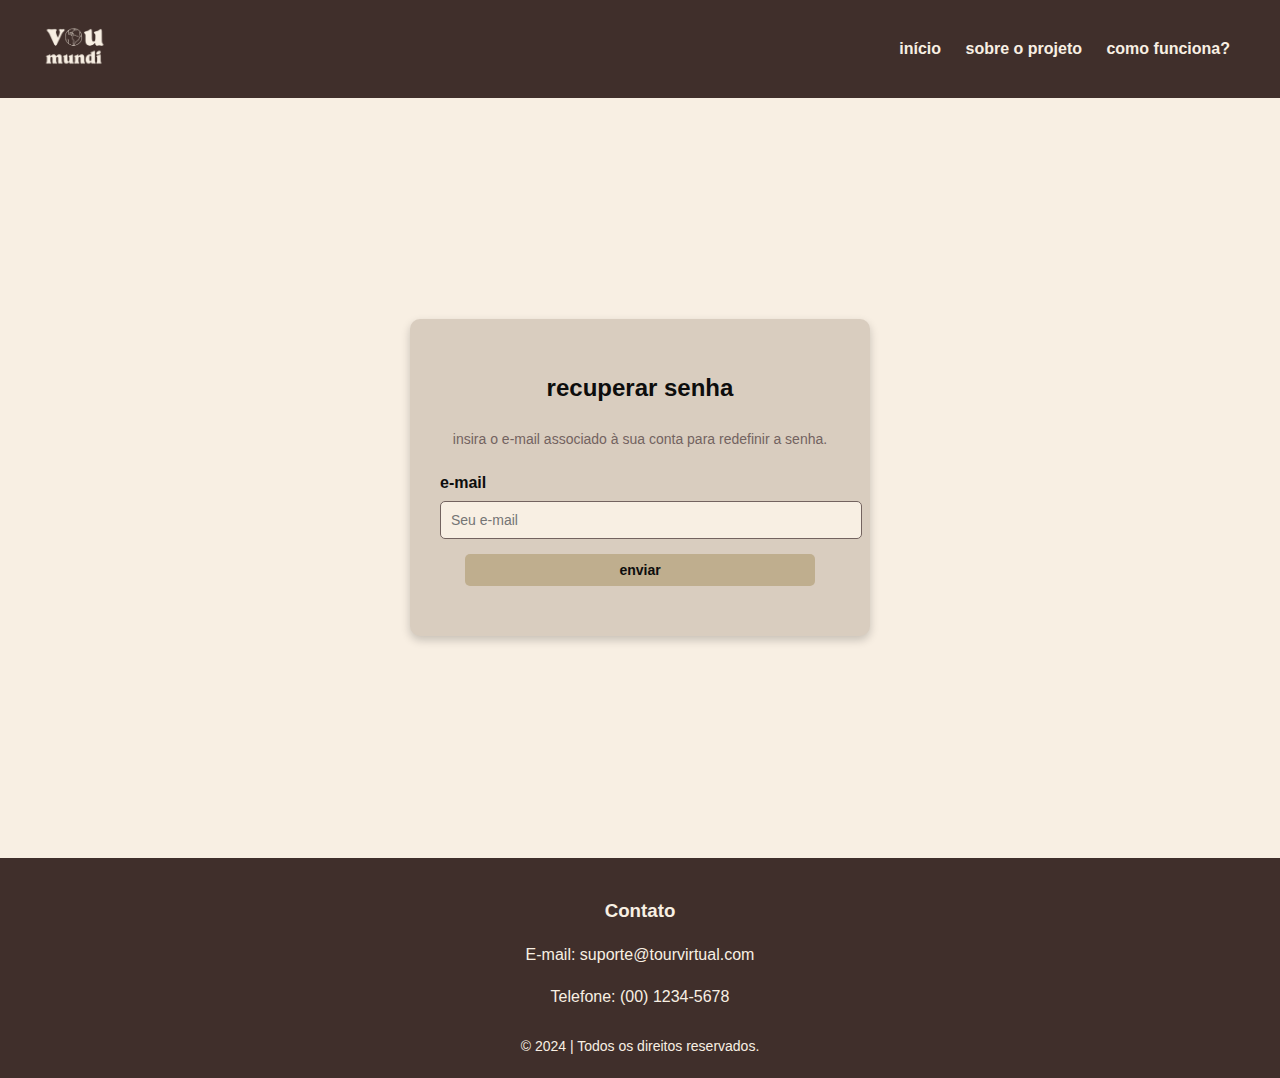
<file: codigo-fonte/html/senha.html>
<!DOCTYPE html>
<html lang="pt-br">
<head>
    <meta charset="UTF-8">
    <meta name="viewport" content="width=device-width, initial-scale=1.0">
    <title>Recuperar Senha</title>
    <link rel="stylesheet" href="/codigo-fonte/css/senha.css">
</head>
<body>
    <header class="header">
        <div class="logo">
            <img src="/imagens/logo.1.png" alt="Logo">
        </div>
        <nav class="nav">
            <a href="/codigo-fonte/index.html">início</a>
            <a href="sobre.html">sobre o projeto</a>
            <a href="como.html">como funciona?</a>
        </nav>
    </header>

    <main class="reset-container">
        <div class="reset-box">
            <h2>recuperar senha</h2>
            <p>insira o e-mail associado à sua conta para redefinir a senha.</p>
            <form id="form_recSenha">
                <label for="email">e-mail</label>
                <input type="email" id="rec_email" placeholder="Seu e-mail" required>
                <button type="submit" class="btn-primary">enviar</button>
            </form>
        </div>
    </main>

    <div class="modal fade" id="div_modal" tabindex="-1" aria-labelledby="exampleModalLabel" aria-hidden="true">
        <div class="modal-dialog">
            <div class="modal-content">
                <div class="modal-header">
                    <h5 class="modal-title" id="exampleModalLabel">redefinir senha</h5>
                    <button type="button" class="btn-close" data-bs-dismiss="modal" aria-label="Close"></button>
                </div>
                <div class="modal-body">
                    <form id="form_redefinirSenha">
                        <label for="novaSenha">nova senha</label>
                        <input type="password" id="novaSenha" placeholder="Digite sua nova senha" required>

                        <label for="confirmarSenha">confirmar nova senha</label>
                        <input type="password" id="confirmarNovaSenha" placeholder="Confirme sua nova senha" required>

                        <button type="submit" class="btn-primary">redefinir</button>
                        <button type="button" class="btn-secondary" id="cancelarOperacao">cancelar</button>
                    </form>
                </div>
            </div>
        </div>
    </div>

    <footer class="footer">
        <div class="footer-content">
            <div>
                <h3>Contato</h3>
                <p>E-mail: suporte@tourvirtual.com</p>
                <p>Telefone: (00) 1234-5678</p>
            </div>
        </div>
        <div class="footer-bottom">
            &copy; 2024 | Todos os direitos reservados.
        </div>
    </footer>

    <script src="/codigo-fonte/js/senha.js"></script>
</body>
</html>
</file>
<file: codigo-fonte/css/cadastro.css>
:root {
    --cor01: #F8EFE3;
    --cor02: #BFAE8E;
    --cor03: #D9CDBF;
    --cor04: #402F2B;
    --cor05: #73635F;
    --cor06: #0D0D0D;
}

body {
    font-family: Arial, sans-serif;
    background-color: var(--cor01);
    color: var(--cor06);
    margin: 0;
    display: flex;
    justify-content: center;
    align-items: center;
    height: 100vh;
}

/* HEADER */
.header {
    display: flex;
    justify-content: space-between;
    align-items: center;
    padding: 20px 40px;
    background-color: var(--cor04);
    color: var(--cor01);
    width: 100%;
    position: fixed;
    top: 0;
    z-index: 1000;
    box-shadow: 0 4px 6px rgba(0, 0, 0, 0.1);
}

.header img {
    width: 100px;
}

.nav {
    display: flex;
    align-items: center;
    gap: 20px;
}

.nav a {
    text-decoration: none;
    color: var(--cor01);
    padding: 10px 15px;
    transition: color 0.3s ease, transform 0.3s ease;
}

.nav a:hover {
    color: var(--cor02);
    transform: translateY(-3px);
}

.nav .btn-cta {
    background-color: var(--cor01);
    color: var(--cor04);
    padding: 10px 20px;
    border-radius: 5px;
    text-decoration: none;
    font-weight: bold;
    transition: background-color 0.3s ease, transform 0.3s ease;
}

.nav .btn-cta:hover {
    background-color: var(--cor06);
    transform: scale(1.1);
}

.register-container {
    width: 100%;
    max-width: 400px;
    padding: 20px;
    box-sizing: border-box;
}

.register-box {
    background-color: var(--cor04);
    padding: 30px 20px;
    border-radius: 8px;
    box-shadow: 0 4px 8px rgba(0, 0, 0, 0.1);
    text-align: center;
}

.register-box h2 {
    font-size: 24px;
    color: var(--cor03);
    margin-bottom: 10px;
}

.register-box p {
    font-size: 14px;
    color: var(--cor03);
    margin-bottom: 20px;
}

form {
    display: flex;
    flex-direction: column;
    gap: 15px;
}

form label {
    text-align: left;
    font-size: 14px;
    color: var(--cor04);
}

form input {
    padding: 10px;
    border: 1px solid var(--cor04);
    border-radius: 5px;
    font-size: 14px;
    color: var(--cor06);
    background-color: var(--cor01);
}

form input:focus {
    border-color: var(--cor02);
    outline: none;
}

form button {
    padding: 10px;
    background-color: var(--cor03);
    color: var(--cor06);
    border: none;
    border-radius: 5px;
    cursor: pointer;
    font-weight: bold;
    transition: background-color 0.3s ease;
}

form button:hover {
    background-color: var(--cor05);
}

a {
    text-decoration: none;
    color: var(--cor03);
    font-size: 14px;
    transition: color 0.3s ease;
}

a:hover {
    color: var(--cor02);
}
</file>
<file: codigo-fonte/css/como.css>
:root {
    --cor01: #F8EFE3; /* Fundo principal */
    --cor02: #BFAE8E; /* Destaques */
    --cor03: #D9CDBF; /* Cartões */
    --cor04: #402F2B; /* Títulos */
    --cor05: #73635F; /* Texto secundário */
    --cor06: #0D0D0D; /* Texto principal */
}

/* RESET E CONFIGURAÇÕES GERAIS */
* {
    margin: 0;
    padding: 0;
    box-sizing: border-box;
}

body {
    font-family: Arial, sans-serif;
    background-color: var(--cor01);
    color: var(--cor06);
    line-height: 1.6;
}

/* HEADER */
.header {
    display: flex;
    justify-content: space-between;
    align-items: center;
    padding: 20px 40px;
    background: linear-gradient(to right, var(--cor04), #2f1f1b);
    color: var(--cor01);
    transition: background-color 0.3s ease;
}

.header img {
    width: 100px;
}

.nav a {
    margin: 0 15px;
    text-decoration: none;
    color: var(--cor01);
    font-weight: bold;
    transition: color 0.3s ease, transform 0.3s ease, background-color 0.3s ease;
    padding: 8px 12px;
    border-radius: 5px;
}

.nav a:hover, .nav .active {
    color: var(--cor02);
    background-color: rgba(0,0,0,0.1);
    transform: translateY(-2px) scale(1.03);
}

.nav .btn-cta {
    background-color: var(--cor01);
    color: var(--cor04);
    padding: 10px 20px;
    border-radius: 5px;
    font-weight: bold;
    text-decoration: none;
    transition: background-color 0.3s ease, transform 0.3s ease;
}

.nav .btn-cta:hover {
    background-color: var(--cor06);
    color: var(--cor01);
    transform: scale(1.1);
}

/* COMO FUNCIONA */
.how-it-works .intro {
    text-align: center;
    padding: 60px 20px;
    background: linear-gradient(to bottom, var(--cor03), var(--cor01));
    color: var(--cor06);
    transition: background 0.3s ease;
}

.how-it-works .intro h1 {
    font-size: 36px;
    color: var(--cor04);
    margin-bottom: 20px;
}

.how-it-works .intro p {
    font-size: 18px;
    max-width: 800px;
    margin: 0 auto;
    line-height: 1.8;
}

/* ETAPAS */
.steps {
    display: flex;
    justify-content: center;
    gap: 30px;
    flex-wrap: wrap;
    padding: 40px 20px;
    background-color: var(--cor01);
}

.step-card {
    background-color: var(--cor03);
    border-radius: 12px;
    text-align: center;
    padding: 20px;
    width: 300px;
    position: relative;
    box-shadow: 0 4px 8px rgba(0, 0, 0, 0.1);

}

.step-card:hover {
    transform: translateY(-10px) scale(1.02);
    box-shadow: 0 8px 16px rgba(0, 0, 0, 0.2);
    background-color: var(--cor02);
}

.step-number {
    position: absolute;
    top: -20px;
    left: 50%;
    transform: translateX(-50%);
    background-color: var(--cor02);
    color: var(--cor01);
    font-size: 20px;
    font-weight: bold;
    width: 40px;
    height: 40px;
    border-radius: 50%;
    display: flex;
    justify-content: center;
    align-items: center;
    box-shadow: 0 4px 6px rgba(0, 0, 0, 0.1);
    transition: background-color 0.3s ease, transform 0.3s ease;
}

.step-card:hover .step-number {
    background-color: var(--cor04);
    transform: translateX(-50%) rotate(10deg);
}

.step-card h3 {
    font-size: 20px;
    color: var(--cor06);
    margin-bottom: 10px;
    font-weight: bold;
}

.step-card p {
    font-size: 16px;
    color: var(--cor05);
    line-height: 1.4;
}

/* FOOTER */
.footer {
    background: linear-gradient(to right, var(--cor04), #2f1f1b);
    color: var(--cor01);
    padding: 40px 20px;
    text-align: center;
    transition: background 0.3s ease;
}

.footer-content {
    display: flex;
    justify-content: space-between;
    gap: 20px;
    flex-wrap: wrap;
    margin-bottom: 20px;
}

.footer-content div {
    flex: 1;
    min-width: 200px;
}

.footer-content h3 {
    font-size: 18px;
    margin-bottom: 10px;
    color: var(--cor02);
}

.footer-content p {
    margin: 5px 0;
    line-height: 1.5;
}

.social-icons {
    display: flex;
    justify-content: center;
    gap: 10px;
    margin-top: 10px;
}

.social-icons a img {
    width: 30px;
    height: 30px;
    transition: transform 0.3s ease, opacity 0.3s ease;
}

.social-icons a img:hover {
    transform: scale(1.2) rotate(5deg);
    opacity: 0.8;
}

.footer-bottom {
    border-top: 1px solid var(--cor03);
    padding-top: 10px;
    font-size: 14px;
    color: var(--cor03);
}

.hidden {
    opacity: 0;
    transform: translateY(50px);
    transition: opacity 1s ease, transform 1s ease;
}

.animate {
    opacity: 1;
    transform: translateY(0);
}
</file>
<file: codigo-fonte/css/dashboard.css>
:root {
    --cor01: #F8EFE3; 
    --cor02: #BFAE8E; 
    --cor03: #D9CDBF; 
    --cor04: #402F2B; 
    --cor05: #73635F; 
    --cor06: #0D0D0D; 
}

body {
    font-family: Arial, sans-serif;
    background-color: var(--cor01);
    color: var(--cor06);
    margin: 0;
    padding: 0;
}

/* HEADER */
.header {
    display: flex;
    justify-content: space-between;
    align-items: center;
    padding: 20px 40px;
    background-color: var(--cor04);
    color: var(--cor01);
    position: sticky;
    top: 0;
    z-index: 1000;
}

.header .nav a {
    margin: 0 15px;
    text-decoration: none;
    color: var(--cor01);
    font-weight: bold;
    transition: color 0.3s ease, transform 0.3s ease;
}

.header .nav a:hover {
    color: var(--cor02);
    transform: translateY(-3px);
}

.header .btn-logout {
    background-color: var(--cor02);
    color: var(--cor06);
    padding: 10px 15px;
    border-radius: 5px;
    text-decoration: none;
    font-weight: bold;
    transition: background-color 0.3s ease, transform 0.3s ease;
}

.header .btn-logout:hover {
    background-color: var(--cor04);
    color: var(--cor01);
    transform: scale(1.05);
}

.header img {
    width: 100px;
}

/* DASHBOARD */
.dashboard {
    max-width: 1200px;
    margin: 40px auto;
    padding: 20px;
}

.welcome h1 {
    font-size: 28px;
    color: var(--cor04);
    text-align: center;
    margin-bottom: 10px;
}

.welcome p {
    text-align: center;
    font-size: 16px;
    color: var(--cor05);
    margin-bottom: 40px;
}

/* CARDS */
.cards {
    display: grid;
    grid-template-columns: repeat(auto-fit, minmax(280px, 1fr));
    gap: 20px;
}

.card {
    background-color: var(--cor03);
    padding: 20px;
    border-radius: 8px;
    text-align: center;
    box-shadow: 0 4px 6px rgba(0, 0, 0, 0.1);
    transition: transform 0.3s ease, box-shadow 0.3s ease;
}

.card:hover {
    transform: translateY(-10px);
    box-shadow: 0 6px 12px rgba(0, 0, 0, 0.2);
}

.card h3 {
    margin-bottom: 10px;
    color: var(--cor04);
}

.card p {
    margin-bottom: 20px;
    color: var(--cor05);
    font-size: 14px;
}

.card button {
    background-color: var(--cor04);
    color: var(--cor01);
    padding: 10px 20px;
    border: none;
    border-radius: 5px;
    cursor: pointer;
    font-weight: bold;
    transition: background-color 0.3s ease, transform 0.3s ease;
}

.card button:hover {
    background-color: var(--cor06);
    color: var(--cor02);
    transform: scale(1.05);
}

/* HIGHLIGHTS */
.highlights {
    margin-top: 60px;
}

.highlights h2 {
    text-align: center;
    font-size: 24px;
    color: var(--cor04);
    margin-bottom: 30px;
}

.highlight-list {
    display: flex;
    justify-content: center;
    gap: 20px;
    flex-wrap: wrap;
}

.highlight-item {
    max-width: 300px;
    background-color: var(--cor03);
    padding: 20px;
    border-radius: 8px;
    text-align: center;
    box-shadow: 0 4px 6px rgba(0, 0, 0, 0.1);
    transition: transform 0.3s ease, box-shadow 0.3s ease;
}

.highlight-item:hover {
    transform: translateY(-10px);
    box-shadow: 0 6px 12px rgba(0, 0, 0, 0.2);
}

.highlight-item img {
    width: 100%;
    height: 180px;
    object-fit: contain;
    border-radius: 8px;
    margin-bottom: 10px;
}

.highlight-item h3 {
    font-size: 18px;
    color: var(--cor04);
    margin-bottom: 5px;
}

.highlight-item p {
    font-size: 14px;
    color: var(--cor05);
}

/* FOOTER */
.footer {
    background-color: var(--cor04);
    color: var(--cor01);
    padding: 20px 40px;
    text-align: center;
}

.footer-content {
    display: flex;
    justify-content: space-between;
    gap: 20px;
    flex-wrap: wrap;
    margin-bottom: 20px;
}

.footer-content h3 {
    margin-bottom: 10px;
    color: var(--cor02);
}

.footer-content p {
    font-size: 14px;
    line-height: 1.5;
}

.footer-content .social-icons {
    display: flex;
    justify-content: center;
    gap: 10px;
    margin-top: 10px;
}

.footer-content .social-icons a img {
    width: 30px;
    height: 30px;
    transition: transform 0.3s ease, opacity 0.3s ease;
}

.footer-content .social-icons a img:hover {
    transform: scale(1.2);
    opacity: 0.8;
}

.footer-bottom {
    border-top: 1px solid var(--cor03);
    padding-top: 10px;
    font-size: 12px;
    color: var(--cor05);
}
</file>
<file: codigo-fonte/css/login.css>
:root {
    --cor01: #F8EFE3;
    --cor02: #BFAE8E;
    --cor03: #D9CDBF;
    --cor04: #402F2B;
    --cor05: #73635F;
    --cor06: #0D0D0D;
}

body {
    font-family: Arial, sans-serif;
    background-color: var(--cor01);
    color: var(--cor06);
    margin: 0;
    padding: 0;
    display: flex;
    justify-content: center;
    align-items: center;
    height: 100vh;
}

/* HEADER */
.header {
    display: flex;
    justify-content: space-between;
    align-items: center;
    padding: 20px 40px;
    background-color: var(--cor04);
    color: var(--cor01);
    width: 100%;
    position: fixed;
    top: 0;
    z-index: 1000;
    box-shadow: 0 4px 6px rgba(0, 0, 0, 0.1);
}

.header img {
    width: 100px;
}

.nav {
    display: flex;
    align-items: center;
    gap: 20px;
}

.nav a {
    text-decoration: none;
    color: var(--cor01);
    padding: 10px 15px;
    transition: color 0.3s ease, transform 0.3s ease;
}

.nav a:hover {
    color: var(--cor02);
    transform: translateY(-3px);
}

.nav .btn-cta {
    background-color: var(--cor01);
    color: var(--cor04);
    padding: 10px 20px;
    border-radius: 5px;
    text-decoration: none;
    font-weight: bold;
    transition: background-color 0.3s ease, transform 0.3s ease;
}

.nav .btn-cta:hover {
    background-color: var(--cor06);
    transform: scale(1.1);
}

/* CONTAINER DE AUTENTICAÇÃO */
.auth-container {
    display: flex;
    justify-content: center;
    align-items: center;
    width: 100%;
    max-width: 400px;
    padding: 20px;
}

.auth-box {
    background-color: var(--cor04);
    padding: 30px 20px;
    border-radius: 8px;
    box-shadow: 0 4px 8px rgba(0, 0, 0, 0.1);
    text-align: center;
    width: 100%;
}

.auth-box h2 {
    font-size: 24px;
    color: var(--cor03);
    margin-bottom: 10px;
}

.auth-box p {
    font-size: 14px;
    color: var(--cor03);
    margin-bottom: 20px;
}

form {
    display: flex;
    flex-direction: column;
    gap: 15px;
}

form input {
    padding: 10px;
    border: 1px solid var(--cor04);
    border-radius: 5px;
    font-size: 14px;
    color: var(--cor06);
}

form input:focus {
    border-color: var(--cor02);
    outline: none;
}

form button {
    padding: 10px;
    background-color: var(--cor03);
    color: var(--cor06);
    border: none;
    border-radius: 5px;
    cursor: pointer;
    font-weight: bold;
    transition: background-color 0.3s ease;
}

form button:hover {
    background-color: var(--cor05);
}

a {
    text-decoration: none;
    color: var(--cor02);
    font-size: 14px;
    transition: color 0.3s ease;
}

a:hover {
    color: var(--cor03);
}

.hidden {
    display: none;
}
</file>
<file: codigo-fonte/css/senha.css>
:root { 
    --cor01: #F8EFE3;
    --cor02: #BFAE8E;
    --cor03: #D9CDBF;
    --cor04: #402F2B;
    --cor05: #73635F;
    --cor06: #0D0D0D;
}

body {
    font-family: Arial, sans-serif;
    background-color: var(--cor01);
    color: var(--cor06);
    line-height: 1.6;
    margin: 0;
    padding: 0;
}

/* HEADER */
.header {
    display: flex;
    justify-content: space-between;
    align-items: center;
    padding: 20px 40px;
    background-color: var(--cor04);
    color: var(--cor01);
}

.header .logo img {
    height: 50px;
}

.nav a {
    margin: 0 10px;
    text-decoration: none;
    color: var(--cor01);
    font-weight: bold;
    transition: color 0.3s ease, transform 0.3s ease;
}

.nav a:hover {
    color: var(--cor02);
    transform: translateY(-3px);
}

/* CONTAINER DE RECUPERAÇÃO DE SENHA */
.reset-container {
    display: flex;
    justify-content: center;
    align-items: center;
    height: 80vh;
    padding: 20px;
}

.reset-box {
    max-width: 400px;
    width: 100%;
    background-color: var(--cor03);
    padding: 30px;
    border-radius: 10px;
    box-shadow: 0 4px 10px rgba(0, 0, 0, 0.2);
    text-align: center;
}

.reset-box h2 {
    font-size: 24px;
    margin-bottom: 20px;
    color: var(--cor06);
}

.reset-box p {
    margin-bottom: 20px;
    font-size: 14px;
    color: var(--cor05);
}

.reset-box label {
    font-weight: bold;
    display: block;
    margin-bottom: 5px;
    text-align: left;
    color: var(--cor06);
}

.reset-box input {
    width: 100%;
    padding: 10px;
    margin-bottom: 15px;
    border: 1px solid var(--cor05);
    border-radius: 5px;
    font-size: 14px;
    background-color: var(--cor01);
    color: var(--cor06);
}

/* MODAL */
.modal-content {
    background-color: var(--cor03);
    border-radius: 10px;
    box-shadow: 0 4px 10px rgba(0, 0, 0, 0.2);
    padding: 20px;
    max-width: 400px; 
    width: 90%; 
    margin: 0 auto; 
    transform: translateY(10%); 
}

.modal-header {
    border-bottom: 1px solid var(--cor05);
    padding-bottom: 5px; 
    margin-bottom: 10px; 
    text-align: center;
}

.modal-title {
    font-size: 18px;
    margin: 0; 
    padding: 0; 
    color: var(--cor06);
}

.modal-body {
    display: flex;
    flex-direction: column;
    gap: 10px;
    align-items: center;
}

.modal-body label {
    display: block;
    font-weight: bold;
    color: var(--cor06);
    margin-bottom: 5px;
    width: 100%;
}

.modal-body input {
    width: 100%;
    max-width: 350px;
    padding: 8px;
    margin-bottom: 10px;
    border: 1px solid var(--cor05);
    border-radius: 5px;
    background-color: var(--cor01);
    color: var(--cor06);
}

/* BOTÕES */
.btn-primary {
    width: 100%;
    max-width: 350px;
    padding: 8px;
    background-color: var(--cor02);
    color: var(--cor06);
    font-size: 14px;
    font-weight: bold;
    border: none;
    border-radius: 5px;
    cursor: pointer;
    transition: background-color 0.3s ease, transform 0.3s ease;
}

.btn-primary:hover {
    background-color: var(--cor04);
    color: var(--cor01);
    transform: scale(1.03);
}

#div_modal {
    display: flex;
    justify-content: center;
    align-items: center;
    position: fixed; 
    top: 0;
    left: 0;
    width: 100%;
    height: 100%;
    background: rgba(0, 0, 0, 0.5); 
    z-index: 1000;
    display: none; 
}

.btn-secondary {
    background-color: var(--cor04);
    color: var(--cor01);
    padding: 8px;
    margin-top: 10px;
    border: none;
    border-radius: 5px;
    cursor: pointer;
    font-size: 14px;
    font-weight: bold;
    width: 100%; 
    max-width: 350px; 
    transition: background-color 0.3s ease, transform 0.3s ease;
}

.btn-secondary:hover {
    background-color: var(--cor05);
    transform: scale(1.03); 
}

/* FOOTER */
.footer {
    background-color: var(--cor04);
    color: var(--cor01);
    padding: 20px;
    text-align: center;
}

.footer-content {
    display: flex;
    justify-content: center;
    flex-wrap: wrap;
    gap: 20px;
}

.footer-content h3 {
    margin-bottom: 10px;
}

.footer-bottom {
    margin-top: 10px;
    font-size: 14px;
}
</file>
<file: codigo-fonte/css/styles.css>
:root {
    --cor01: #F8EFE3;
    --cor02: #BFAE8E; 
    --cor03: #D9CDBF; 
    --cor04: #402F2B; 
    --cor05: #73635F; 
    --cor06: #0D0D0D; 
}

/* RESET E CONFIGURAÇÕES GERAIS */
* {
    margin: 0;
    padding: 0;
    box-sizing: border-box;
}

body {
    font-family: Arial, sans-serif;
    background-color: var(--cor01);
    color: var(--cor06);
    line-height: 1.6;
}

/* HEADER */
.header {
    display: flex;
    justify-content: space-between;
    align-items: center;
    padding: 20px 40px;
    background-color: var(--cor04);
    color: var(--cor01);
    transition: background-color 0.3s ease;
}

.header img {
    width: 100px;
}

.nav a {
    margin: 0 15px;
    text-decoration: none;
    color: var(--cor01);
    font-weight: bold;
    transition: color 0.3s ease, transform 0.3s ease;
}

.nav a:hover {
    color: var(--cor02);
    transform: translateY(-3px);
    text-decoration: underline;
}

.nav .btn-cta {
    background-color: var(--cor01);
    color: var(--cor04);
    padding: 10px 20px;
    border-radius: 5px;
    text-decoration: none;
    font-weight: bold;
    transition: background-color 0.3s ease, transform 0.3s ease;
}

.nav .btn-cta:hover {
    background-color: var(--cor06);
    transform: scale(1.1);
}

/* HERO */
.hero {
    text-align: center;
    padding: 40px 20px;
    background-color: var(--cor01);
    position: relative;
}

.hero h1 {
    position: absolute;
    top: 25%;
    left: 50%;
    transform: translateX(-50%);
    font-size: 28px;
    color: var(--cor01);
    background-color: rgba(0, 0, 0, 0.247);
    border-radius: 8px;
    padding: 10px 20px;
    text-align: center;
    z-index: 1;
    opacity: 0;
    transition: opacity 0.6s ease, transform 0.6s ease;
}

.hero.animate h1 {
    opacity: 1;
    transform: translate(-50%, -50%);
}

.hero-image {
    position: relative;
    display: inline-block;
    opacity: 0;
    transform: translateY(50px);
    transition: opacity 0.6s ease, transform 0.6s ease 0.3s;
}

.hero.animate .hero-image {
    opacity: 1;
    transform: translateY(0);
}

.hero-image::before {
    content: '';
    position: absolute;
    top: -10px;
    left: -10px;
    width: calc(100% + 20px);
    height: calc(100% + 20px);
    background-color: #070700;
    border-radius: 12px;
    z-index: -1;
    box-shadow: 0 4px 8px rgba(0, 0, 0, 0.2);
}

.hero-image img {
    max-width: 75%;
    border-radius: 8px;
    transition: transform 0.3s ease;
}

.hero-image .btn-explore {
    position: absolute;
    bottom: 10px;
    left: 10px;
    background-color: var(--cor02);
    color: var(--cor06);
    padding: 10px 20px;
    border: none;
    border-radius: 5px;
    cursor: pointer;
    transition: background-color 0.3s ease, transform 0.3s ease;
}

.hero-image .btn-explore:hover {
    background-color: var(--cor04);
    transform: translateY(-5px);
}

/* POPULAR TOURS */
.popular-tours {
    text-align: center;
    padding: 40px 20px;
    background-color: var(--cor01);
}

.popular-tours h2 {
    font-size: 24px;
    color: var(--cor06);
    margin-bottom: 40px;
    text-transform: uppercase;
    letter-spacing: 1px;
}

.tour-cards {
    display: flex;
    justify-content: center;
    gap: 20px;
    flex-wrap: wrap;
    padding: 40px;
}

.tour-card {
    background-color: var(--cor02);
    padding: 20px;
    border-radius: 12px;
    text-align: center;
    width: 280px;
    height: 380px;
    box-shadow: 0 4px 6px rgba(0, 0, 0, 0.1);
    transition: transform 0.3s ease, box-shadow 0.3s ease;
}

.tour-card:hover {
    transform: translateY(-10px);
    box-shadow: 0 8px 12px rgba(0, 0, 0, 0.2);
}

.tour-card img {
    width: 100%;
    height: 180px;
    object-fit: cover;
    border-radius: 8px;
    transition: transform 0.3s ease;
}

.tour-card:hover img {
    transform: scale(1.05);
}

.tour-card h3 {
    font-size: 20px;
    color: var(--cor06);
    margin: 15px 0 10px;
    font-weight: bold;
}

.tour-card p {
    color: var(--cor06);
    font-size: 14px;
    margin-bottom: 20px;
    line-height: 1.4;
}

.tour-card .btn-more {
    background-color: var(--cor04);
    color: var(--cor01);
    padding: 10px 20px;
    border: none;
    border-radius: 8px;
    cursor: pointer;
    font-size: 14px;
    font-weight: bold;
    transition: background-color 0.3s ease, transform 0.3s ease;
}

.tour-card .btn-more:hover {
    background-color: var(--cor06);
    color: var(--cor02);
    transform: scale(1.1);
}

/* EXPLORE SECTION */
.explore-section {
    text-align: center;
    padding: 40px 20px;
    background-color: var(--cor01);
}

.section-title {
    font-size: 24px;
    color: var(--cor06);
    margin-bottom: 40px;
    font-weight: bold;
}

.explore-options {
    display: flex;
    justify-content: center;
    gap: 30px;
    flex-wrap: wrap;
}

.explore-item {
    display: flex;
    flex-direction: column;
    align-items: center;
    text-align: center;
    gap: 15px;
    max-width: 150px;
    position: relative;
}

.icon-circle {
    width: 150px;
    height: 150px;
    background-color: var(--cor03);
    border-radius: 50%;
    display: flex;
    justify-content: center;
    align-items: center;
    overflow: hidden;
    box-shadow: 0 4px 6px rgba(0, 0, 0, 0.2);
}

.icon-circle img {
    width: 100%;
    height: 100%;
    border-radius: 50%;
    object-fit: cover;
    display: block;
}

.icon-circle:hover {
    transform: scale(1.1);
    box-shadow: 0 6px 12px rgba(0, 0, 0, 0.3);
}

.explore-link {
    font-size: 16px;
    font-weight: bold;
    color: var(--cor06);
    text-decoration: none;
    text-transform: uppercase;
    background-color: var(--cor02);
    padding: 8px 15px;
    border-radius: 5px;
    transition: background-color 0.3s ease, transform 0.3s ease;
}

.explore-link:hover {
    background-color: var(--cor04);
    color: var(--cor01);
    transform: scale(1.05);
}

/* ABOUT SECTION */
.about-section {
    background-color: var(--cor03);
    color: var(--cor06);
    text-align: center;
    padding: 60px 20px;
}

.about-content {
    max-width: 600px;
    margin: 0 auto;
    text-align: center;
    background-color: var(--cor04);
    color: var(--cor01);
    border-radius: 10px;
    padding: 20px 30px;
    box-shadow: 0 4px 10px rgba(0, 0, 0, 0.2);
}

.about-content h2 {
    font-size: 24px;
    margin-bottom: 20px;
    font-weight: bold;
}

.about-content p {
    margin-bottom: 20px;
    line-height: 1.6;
    font-size: 16px;
}

.btn-more {
    display: inline-block;
    padding: 10px 20px;
    background-color: var(--cor02);
    color: var(--cor06);
    text-decoration: none;
    border-radius: 5px;
    font-weight: bold;
    transition: background-color 0.3s ease, transform 0.3s ease;
}

.btn-more:hover {
    background-color: var(--cor06);
    color: var(--cor02);
    transform: scale(1.05);
}

/* FOOTER */
.footer {
    background-color: var(--cor04);
    color: var(--cor01);
    padding: 40px 20px;
    text-align: center;
}

.footer-content {
    display: flex;
    justify-content: space-between;
    gap: 20px;
    flex-wrap: wrap;
    margin-bottom: 20px;
}

.footer-content div {
    flex: 1;
    min-width: 200px;
}

.footer-content h3 {
    font-size: 18px;
    margin-bottom: 10px;
    color: var(--cor02);
}

.footer-content p {
    margin: 5px 0;
    line-height: 1.5;
}

.social-icons {
    display: flex;
    justify-content: center;
    gap: 10px;
    margin-top: 10px;
}

.social-icons a img {
    width: 30px;
    height: 30px;
    transition: transform 0.3s ease, opacity 0.3s ease;
}

.social-icons a img:hover {
    transform: scale(1.2);
    opacity: 0.8;
}

/* Newsletter */
.newsletter-form {
    margin-top: 10px;
}

.newsletter-form input {
    width: 70%;
    padding: 8px;
    border: none;
    border-radius: 5px;
    margin-right: 5px;
    font-size: 14px;
    color: var(--cor06);
}

.newsletter-form button {
    background-color: var(--cor02);
    color: var(--cor06);
    padding: 8px 15px;
    border: none;
    border-radius: 5px;
    cursor: pointer;
    transition: background-color 0.3s ease, transform 0.3s ease;
}

.newsletter-form button:hover {
    background-color: var(--cor03);
    transform: scale(1.05);
}

.footer-bottom {
    border-top: 1px solid var(--cor03);
    padding-top: 10px;
    font-size: 14px;
    color: var(--cor03);
}

/* ANIMAÇÕES */
.hidden {
    opacity: 0;
    transform: translateY(50px);
    transition: opacity 1s ease, transform 1s ease;
}

.animate {
    opacity: 1;
    transform: translateY(0);
}

/* RESPONSIVIDADE */
/* Tablets (max-width: 768px) */
@media screen and (max-width: 768px) {
    .header {
        flex-direction: column;
        align-items: flex-start;
        padding: 10px 20px;
    }

    .nav {
        display: flex;
        flex-wrap: wrap;
        justify-content: center;
        gap: 10px;
        margin-top: 10px;
    }

    .hero h1 {
        font-size: 22px;
        padding: 10px;
        width: 90%;
    }

    .hero-image img {
        max-width: 90%;
    }

    .tour-cards {
        flex-direction: column;
        padding: 20px;
    }

    .tour-card {
        width: 100%;
        margin-bottom: 20px;
    }

    .explore-options {
        flex-direction: column;
        align-items: center;
        gap: 20px;
    }

    .icon-circle {
        width: 120px;
        height: 120px;
    }

    .about-content {
        padding: 15px;
    }

    .footer-content {
        flex-direction: column;
        align-items: center;
    }

    .social-icons {
        justify-content: flex-start;
        gap: 15px;
    }

    .newsletter-form input {
        width: 100%;
        margin: 10px 0;
    }

    .newsletter-form button {
        width: 100%;
    }
}

/* Celulares (max-width: 480px) */
@media screen and (max-width: 480px) {
    .header {
        padding: 10px 15px;
    }

    .hero h1 {
        font-size: 18px;
        padding: 8px;
    }

    .hero-image img {
        max-width: 100%;
    }

    .tour-cards {
        padding: 10px;
    }

    .tour-card {
        height: auto;
    }

    .explore-item {
        max-width: 100%;
    }

    .icon-circle {
        width: 100px;
        height: 100px;
    }

    .explore-link {
        font-size: 14px;
        padding: 6px 12px;
    }

    .about-content {
        padding: 10px;
    }

    .footer {
        padding: 20px 10px;
    }

    .footer-content {
        gap: 15px;
    }

    .social-icons a img {
        width: 25px;
        height: 25px;
    }

    .newsletter-form input {
        font-size: 12px;
    }

    .newsletter-form button {
        font-size: 14px;
    }
}
</file>
<file: codigo-fonte/css/paginas.css>
:root {
    --cor01: #F8EFE3; 
    --cor02: #BFAE8E; 
    --cor03: #D9CDBF; 
    --cor04: #402F2B; 
    --cor05: #73635F; 
    --cor06: #0D0D0D; 
}

/* RESET E CONFIGURAÇÕES GERAIS */
* {
    margin: 0;
    padding: 0;
    box-sizing: border-box;
}

body {
    font-family: Arial, sans-serif;
    background-color: var(--cor01);
    color: var(--cor06);
    line-height: 1.6;
}

.hidden {
    opacity: 0;
    transform: translateY(50px);
    transition: opacity 1s ease, transform 1s ease;
}

.animate {
    opacity: 1;
    transform: translateY(0);
}

/* HEADER */
.header {
    display: flex;
    justify-content: space-between;
    align-items: center;
    padding: 20px 40px;
    background-color: var(--cor04);
    color: var(--cor01);
    transition: background-color 0.3s ease;
}

.header img {
    width: 100px;
}

.nav a {
    margin: 0 15px;
    text-decoration: none;
    color: var(--cor01);
    transition: color 0.3s ease, transform 0.3s ease;
}

.nav a:hover {
    color: var(--cor02);
    transform: translateY(-3px);
    text-decoration: underline;
}

.nav .btn-cta {
    background-color: var(--cor01);
    color: var(--cor04);
    padding: 10px 20px;
    border-radius: 5px;
    text-decoration: none;
    font-weight: bold;
    transition: background-color 0.3s ease, transform 0.3s ease;
}

.nav .btn-cta:hover {
    background-color: var(--cor06);
    transform: scale(1.1);
}

/* CATEGORIAS */
.category-title {
    text-align: center;
    font-size: 36px;
    color: var(--cor06);
    margin-top: 120px; 
    margin-bottom: 20px;
}

.search-bar {
    display: flex;
    justify-content: center;
    gap: 10px;
    margin: 20px 0;
}

.search-bar input {
    padding: 10px;
    width: 300px;
    border: 1px solid var(--cor03);
    border-radius: 5px;
}

.search-bar button {
    padding: 10px 20px;
    background-color: var(--cor02);
    color: var(--cor06);
    border: none;
    border-radius: 5px;
    cursor: pointer;
    transition: background-color 0.3s ease;
}

.search-bar button:hover {
    background-color: var(--cor04);
    color: var(--cor01);
}

.category-grid {
    display: grid;
    grid-template-columns: repeat(auto-fit, minmax(280px, 1fr));
    gap: 20px;
    padding: 20px;
    max-width: 1200px;
    margin: 0 auto;
}

.card {
    background-color: var(--cor03);
    border-radius: 8px;
    overflow: hidden;
    box-shadow: 0 4px 6px rgba(0, 0, 0, 0.1);
    transition: transform 0.3s ease, box-shadow 0.3s ease;
}

.card:hover {
    transform: translateY(-10px);
    box-shadow: 0 6px 12px rgba(0, 0, 0, 0.2);
}

.card img {
    width: 100%;
    height: 180px;
    object-fit: contain;
    border-radius: 8px;
    transition: transform 0.3s ease;
}

.card h3 {
    font-size: 18px;
    color: var(--cor06);
    margin: 15px;
    text-align: center;
}

.card p {
    font-size: 14px;
    color: var(--cor06);
    margin: 10px 15px;
    text-align: center;
}

.card .btn-more {
    display: block;
    margin: 10px auto 20px;
    padding: 10px 20px;
    background-color: var(--cor04);
    color: var(--cor01);
    border: none;
    border-radius: 5px;
    cursor: pointer;
    text-align: center;
    transition: background-color 0.3s ease;
}

.card .btn-more:hover {
    background-color: var(--cor06);
    color: var(--cor02);
}

/* FOOTER */
.footer {
    background-color: var(--cor04);
    color: var(--cor01);
    padding: 40px 20px;
    text-align: center;
}

.footer-content {
    display: flex;
    justify-content: space-between;
    gap: 20px;
    flex-wrap: wrap;
    margin-bottom: 20px;
}

.footer-content div {
    flex: 1;
    min-width: 200px;
}

.footer-content h3 {
    font-size: 18px;
    margin-bottom: 10px;
    color: var(--cor02);
}

.footer-content p {
    margin: 5px 0;
    line-height: 1.5;
}

.social-icons {
    display: flex;
    justify-content: center;
    gap: 10px;
    margin-top: 10px;
}

.social-icons a img {
    width: 30px;
    height: 30px;
    transition: transform 0.3s ease, opacity 0.3s ease;
}

.social-icons a img:hover {
    transform: scale(1.2);
    opacity: 0.8;
}

.footer-bottom {
    border-top: 1px solid var(--cor03);
    padding-top: 10px;
    font-size: 14px;
    color: var(--cor03);
}
</file>
